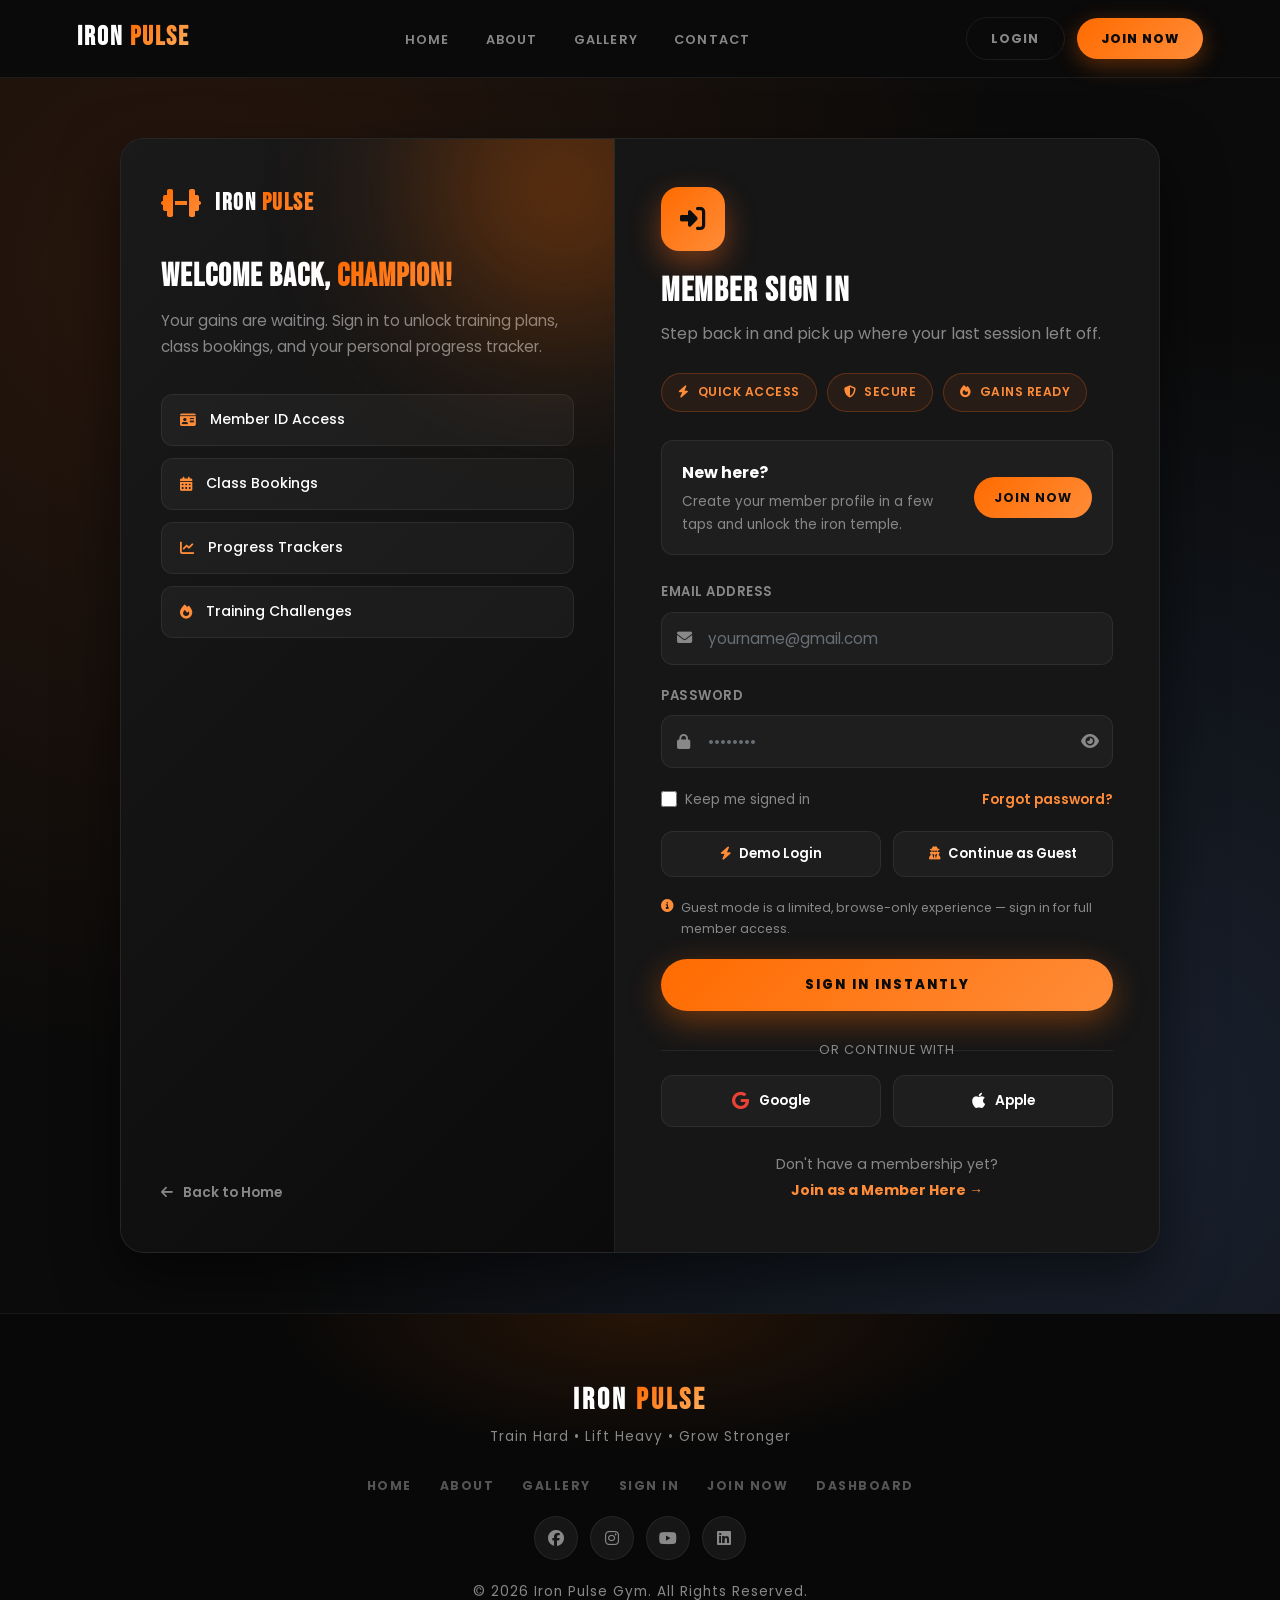
<file: Login.html>
<!DOCTYPE html>
<html lang="en">

<head>
    <meta charset="UTF-8">
    <meta name="viewport" content="width=device-width, initial-scale=1.0">
    <meta name="description" content="Iron Pulse Gym Member Portal - Sign in to access your training plans, class bookings, and progress tracking.">
    <title>Member Sign In | Iron Pulse Gym</title>

    <!-- Google Fonts -->
    <link rel="preconnect" href="https://fonts.googleapis.com">
    <link rel="preconnect" href="https://fonts.gstatic.com" crossorigin>
    <link href="https://fonts.googleapis.com/css2?family=Bebas+Neue&family=Poppins:wght@300;400;500;600;700;800&display=swap" rel="stylesheet">

    <!-- Font Awesome -->
    <link rel="stylesheet" href="https://cdnjs.cloudflare.com/ajax/libs/font-awesome/6.7.2/css/all.min.css">

    <!-- Shared CSS + auth CSS -->
    <link rel="stylesheet" href="css/main.css">
    <link rel="stylesheet" href="css/auth.css">
</head>

<body>

    <!-- ================= HEADER ================= -->
    <header>

        <div class="logo">
            <a href="index.html" aria-label="Iron Pulse Gym - Home">
                <h2>IRON <span>PULSE</span></h2>
            </a>
        </div>

        <button class="menu-toggle" type="button" aria-label="Open navigation menu" aria-expanded="false" aria-controls="primary-nav">
            <span aria-hidden="true"></span>
            <span aria-hidden="true"></span>
            <span aria-hidden="true"></span>
        </button>

        <nav id="primary-nav" aria-label="Primary navigation">
            <ul>
                <li><a href="index.html">Home</a></li>
                <li><a href="about.html">About</a></li>
                <li><a href="Gallary.html">Gallery</a></li>
                <li><a href="index.html#contact">Contact</a></li>
                <li class="mobile-join"><a href="Signup.html">Join Now</a></li>
            </ul>
        </nav>

        <div class="nav-actions" id="headerActions">
            <a href="Login.html" class="login-btn-outline">Login</a>
            <a href="Signup.html" class="join-btn">Join Now</a>
        </div>

    </header>

    <!-- ================= PAGE CONTENT ================= -->
    <div class="auth-page-wrapper">
        <div class="auth-split-card fade-in">

            <!-- Left Brand Panel -->
            <div class="auth-brand-panel">
                <div>
                    <div class="brand-logo">
                        <i class="fa-solid fa-dumbbell"></i>
                        <h2>IRON <span>PULSE</span></h2>
                    </div>

                    <h3 class="brand-panel-title">Welcome Back, <span>Champion!</span></h3>
                    <p class="brand-panel-subtitle">Your gains are waiting. Sign in to unlock training plans, class bookings, and your personal progress tracker.</p>

                    <div class="brand-perks">
                        <div class="brand-perk"><i class="fa-solid fa-id-card"></i> Member ID Access</div>
                        <div class="brand-perk"><i class="fa-solid fa-calendar-days"></i> Class Bookings</div>
                        <div class="brand-perk"><i class="fa-solid fa-chart-line"></i> Progress Trackers</div>
                        <div class="brand-perk"><i class="fa-solid fa-fire"></i> Training Challenges</div>
                    </div>
                </div>

                <a href="index.html" class="back-home-link">
                    <i class="fa-solid fa-arrow-left"></i> Back to Home
                </a>
            </div>

            <!-- Right Login Card -->
            <div class="auth-card-panel">
                <div class="auth-card-icon"><i class="fa-solid fa-right-to-bracket"></i></div>
                <h1 class="auth-card-title">Member Sign In</h1>
                <p class="auth-card-subtitle">Step back in and pick up where your last session left off.</p>

                <div class="access-highlights">
                    <span><i class="fa-solid fa-bolt"></i> Quick Access</span>
                    <span><i class="fa-solid fa-shield-halved"></i> Secure</span>
                    <span><i class="fa-solid fa-fire"></i> Gains Ready</span>
                </div>

                <div class="auth-switch-card">
                    <div>
                        <strong>New here?</strong>
                        <p>Create your member profile in a few taps and unlock the iron temple.</p>
                    </div>
                    <a href="Signup.html" class="auth-switch-btn">Join Now</a>
                </div>

                <!-- Just-Joined Welcome State -->
                <div class="just-joined-banner" id="justJoinedBanner">
                    <i class="fa-solid fa-circle-check"></i>
                    <span><strong>Membership created!</strong> Sign in below to activate your Iron Pulse access.</span>
                </div>

                <!-- Standalone Login Form -->
                <form id="standaloneLoginForm" class="auth-form" novalidate>
                    <div class="form-group">
                        <label for="loginEmail">Email Address</label>
                        <div class="input-wrapper">
                            <i class="fa-solid fa-envelope left-icon"></i>
                            <input type="email" id="loginEmail" placeholder="yourname@gmail.com">
                        </div>
                    </div>

                    <div class="form-group">
                        <label for="loginPassword">Password</label>
                        <div class="input-wrapper">
                            <i class="fa-solid fa-lock left-icon"></i>
                            <input type="password" id="loginPassword" placeholder="••••••••">
                            <button type="button" class="toggle-password" aria-label="Toggle password visibility">
                                <i class="fa-solid fa-eye"></i>
                            </button>
                        </div>
                    </div>

                    <div class="form-options">
                        <label>
                            <input type="checkbox" id="rememberMe"> Keep me signed in
                        </label>
                        <a href="#" onclick="showToast('Password reset instructions sent to your email.', 'fa-solid fa-envelope-circle-check'); return false;">Forgot password?</a>
                    </div>

                    <div class="quick-login-actions">
                        <button type="button" id="demoLoginBtn"><i class="fa-solid fa-bolt"></i> Demo Login</button>
                        <button type="button" id="guestLoginBtn"><i class="fa-solid fa-user-secret"></i> Continue as Guest</button>
                    </div>
                    <p class="guest-note"><i class="fa-solid fa-circle-info"></i> Guest mode is a limited, browse-only experience — sign in for full member access.</p>

                    <button type="submit" class="primary-btn" style="width: 100%;">Sign In Instantly</button>

                    <div class="social-auth">
                        <div class="social-auth-title">Or continue with</div>
                        <div class="social-btns">
                            <a href="#" class="social-btn" onclick="socialLogin('Google'); return false;">
                                <i class="fab fa-google" style="color:#ea4335;"></i> Google
                            </a>
                            <a href="#" class="social-btn" onclick="socialLogin('Apple'); return false;">
                                <i class="fab fa-apple"></i> Apple
                            </a>
                        </div>
                    </div>
                </form>

                <div class="switch-auth-link">
                    Don't have a membership yet?<br>
                    <a href="Signup.html">Join as a Member Here &rarr;</a>
                </div>
            </div>

        </div>
    </div>

    <!-- ================= FOOTER ================= -->
    <footer>
        <div class="footer-content">
            <h2>IRON <span>PULSE</span></h2>
            <p>Train Hard • Lift Heavy • Grow Stronger</p>
            <div class="footer-links">
                <a href="index.html">Home</a>
                <a href="about.html">About</a>
                <a href="Gallary.html">Gallery</a>
                <a href="Login.html">Sign In</a>
                <a href="Signup.html">Join Now</a>
                <a href="Member.html">Dashboard</a>
            </div>
            <div class="social">
                <a href="#" aria-label="Facebook"><i class="fab fa-facebook"></i></a>
                <a href="#" aria-label="Instagram"><i class="fab fa-instagram"></i></a>
                <a href="#" aria-label="YouTube"><i class="fab fa-youtube"></i></a>
                <a href="#" aria-label="LinkedIn"><i class="fab fa-linkedin"></i></a>
            </div>
            <p>© <span data-year>2026</span> Iron Pulse Gym. All Rights Reserved.</p>
        </div>
    </footer>

    <!-- Shared JS -->
    <script defer src="js/main.js"></script>
</body>

</html>
</file>
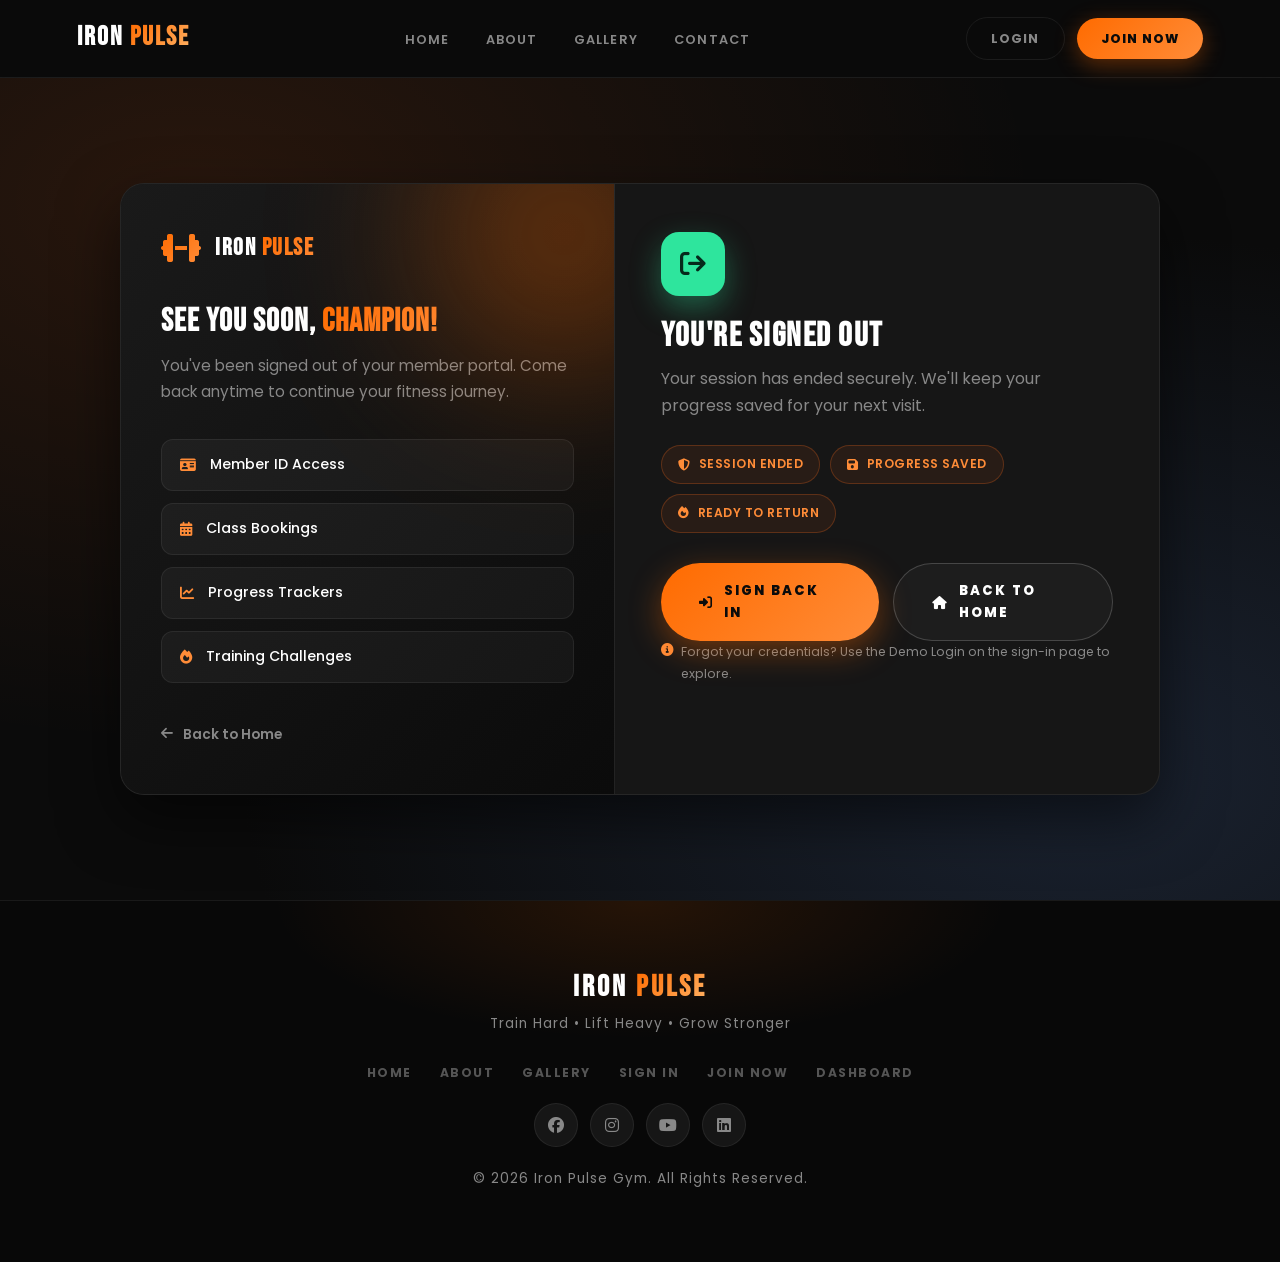
<file: Logout.html>
<!DOCTYPE html>
<html lang="en">

<head>
    <meta charset="UTF-8">
    <meta name="viewport" content="width=device-width, initial-scale=1.0">
    <meta name="description" content="Iron Pulse Gym - You have been signed out. Sign back in to continue your fitness journey.">
    <title>Signed Out | Iron Pulse Gym</title>

    <!-- Google Fonts -->
    <link rel="preconnect" href="https://fonts.googleapis.com">
    <link rel="preconnect" href="https://fonts.gstatic.com" crossorigin>
    <link href="https://fonts.googleapis.com/css2?family=Bebas+Neue&family=Poppins:wght@300;400;500;600;700;800&display=swap" rel="stylesheet">

    <!-- Font Awesome -->
    <link rel="stylesheet" href="https://cdnjs.cloudflare.com/ajax/libs/font-awesome/6.7.2/css/all.min.css">

    <!-- Shared CSS + auth CSS -->
    <link rel="stylesheet" href="css/main.css">
    <link rel="stylesheet" href="css/auth.css">
</head>

<body class="logout-page">

    <!-- ================= HEADER ================= -->
    <header>

        <div class="logo">
            <a href="index.html" aria-label="Iron Pulse Gym - Home">
                <h2>IRON <span>PULSE</span></h2>
            </a>
        </div>

        <button class="menu-toggle" type="button" aria-label="Open navigation menu" aria-expanded="false" aria-controls="primary-nav">
            <span aria-hidden="true"></span>
            <span aria-hidden="true"></span>
            <span aria-hidden="true"></span>
        </button>

        <nav id="primary-nav" aria-label="Primary navigation">
            <ul>
                <li><a href="index.html">Home</a></li>
                <li><a href="about.html">About</a></li>
                <li><a href="Gallary.html">Gallery</a></li>
                <li><a href="index.html#contact">Contact</a></li>
                <li class="mobile-join"><a href="Signup.html">Join Now</a></li>
            </ul>
        </nav>

        <div class="nav-actions" id="headerActions">
            <a href="Login.html" class="login-btn-outline">Login</a>
            <a href="Signup.html" class="join-btn">Join Now</a>
        </div>

    </header>

    <!-- ================= PAGE CONTENT ================= -->
    <div class="auth-page-wrapper">
        <div class="auth-split-card fade-in">

            <!-- Left Brand Panel -->
            <div class="auth-brand-panel">
                <div>
                    <div class="brand-logo">
                        <i class="fa-solid fa-dumbbell"></i>
                        <h2>IRON <span>PULSE</span></h2>
                    </div>

                    <h3 class="brand-panel-title">See You Soon, <span>Champion!</span></h3>
                    <p class="brand-panel-subtitle">You've been signed out of your member portal. Come back anytime to continue your fitness journey.</p>

                    <div class="brand-perks">
                        <div class="brand-perk"><i class="fa-solid fa-id-card"></i> Member ID Access</div>
                        <div class="brand-perk"><i class="fa-solid fa-calendar-days"></i> Class Bookings</div>
                        <div class="brand-perk"><i class="fa-solid fa-chart-line"></i> Progress Trackers</div>
                        <div class="brand-perk"><i class="fa-solid fa-fire"></i> Training Challenges</div>
                    </div>
                </div>

                <a href="index.html" class="back-home-link">
                    <i class="fa-solid fa-arrow-left"></i> Back to Home
                </a>
            </div>

            <!-- Right Logout Card -->
            <div class="auth-card-panel">
                <div class="auth-card-icon success"><i class="fa-solid fa-arrow-right-from-bracket"></i></div>
                <h1 class="auth-card-title">You're Signed Out</h1>
                <p class="auth-card-subtitle">Your session has ended securely. We'll keep your progress saved for your next visit.</p>

                <div class="access-highlights">
                    <span><i class="fa-solid fa-shield-halved"></i> Session Ended</span>
                    <span><i class="fa-solid fa-floppy-disk"></i> Progress Saved</span>
                    <span><i class="fa-solid fa-fire"></i> Ready to Return</span>
                </div>

                <div class="logout-actions">
                    <a href="Login.html" class="primary-btn">
                        <i class="fa-solid fa-right-to-bracket"></i> Sign Back In
                    </a>
                    <a href="index.html" class="secondary-btn">
                        <i class="fa-solid fa-house"></i> Back to Home
                    </a>
                </div>

                <p class="guest-note"><i class="fa-solid fa-circle-info"></i> Forgot your credentials? Use the Demo Login on the sign-in page to explore.</p>
            </div>

        </div>
    </div>

    <!-- ================= FOOTER ================= -->
    <footer>
        <div class="footer-content">
            <h2>IRON <span>PULSE</span></h2>
            <p>Train Hard • Lift Heavy • Grow Stronger</p>
            <div class="footer-links">
                <a href="index.html">Home</a>
                <a href="about.html">About</a>
                <a href="Gallary.html">Gallery</a>
                <a href="Login.html">Sign In</a>
                <a href="Signup.html">Join Now</a>
                <a href="Member.html">Dashboard</a>
            </div>
            <div class="social">
                <a href="#" aria-label="Facebook"><i class="fab fa-facebook"></i></a>
                <a href="#" aria-label="Instagram"><i class="fab fa-instagram"></i></a>
                <a href="#" aria-label="YouTube"><i class="fab fa-youtube"></i></a>
                <a href="#" aria-label="LinkedIn"><i class="fab fa-linkedin"></i></a>
            </div>
            <p>© <span data-year>2026</span> Iron Pulse Gym. All Rights Reserved.</p>
        </div>
    </footer>

    <!-- Shared JS -->
    <script defer src="js/main.js"></script>
</body>

</html>
</file>
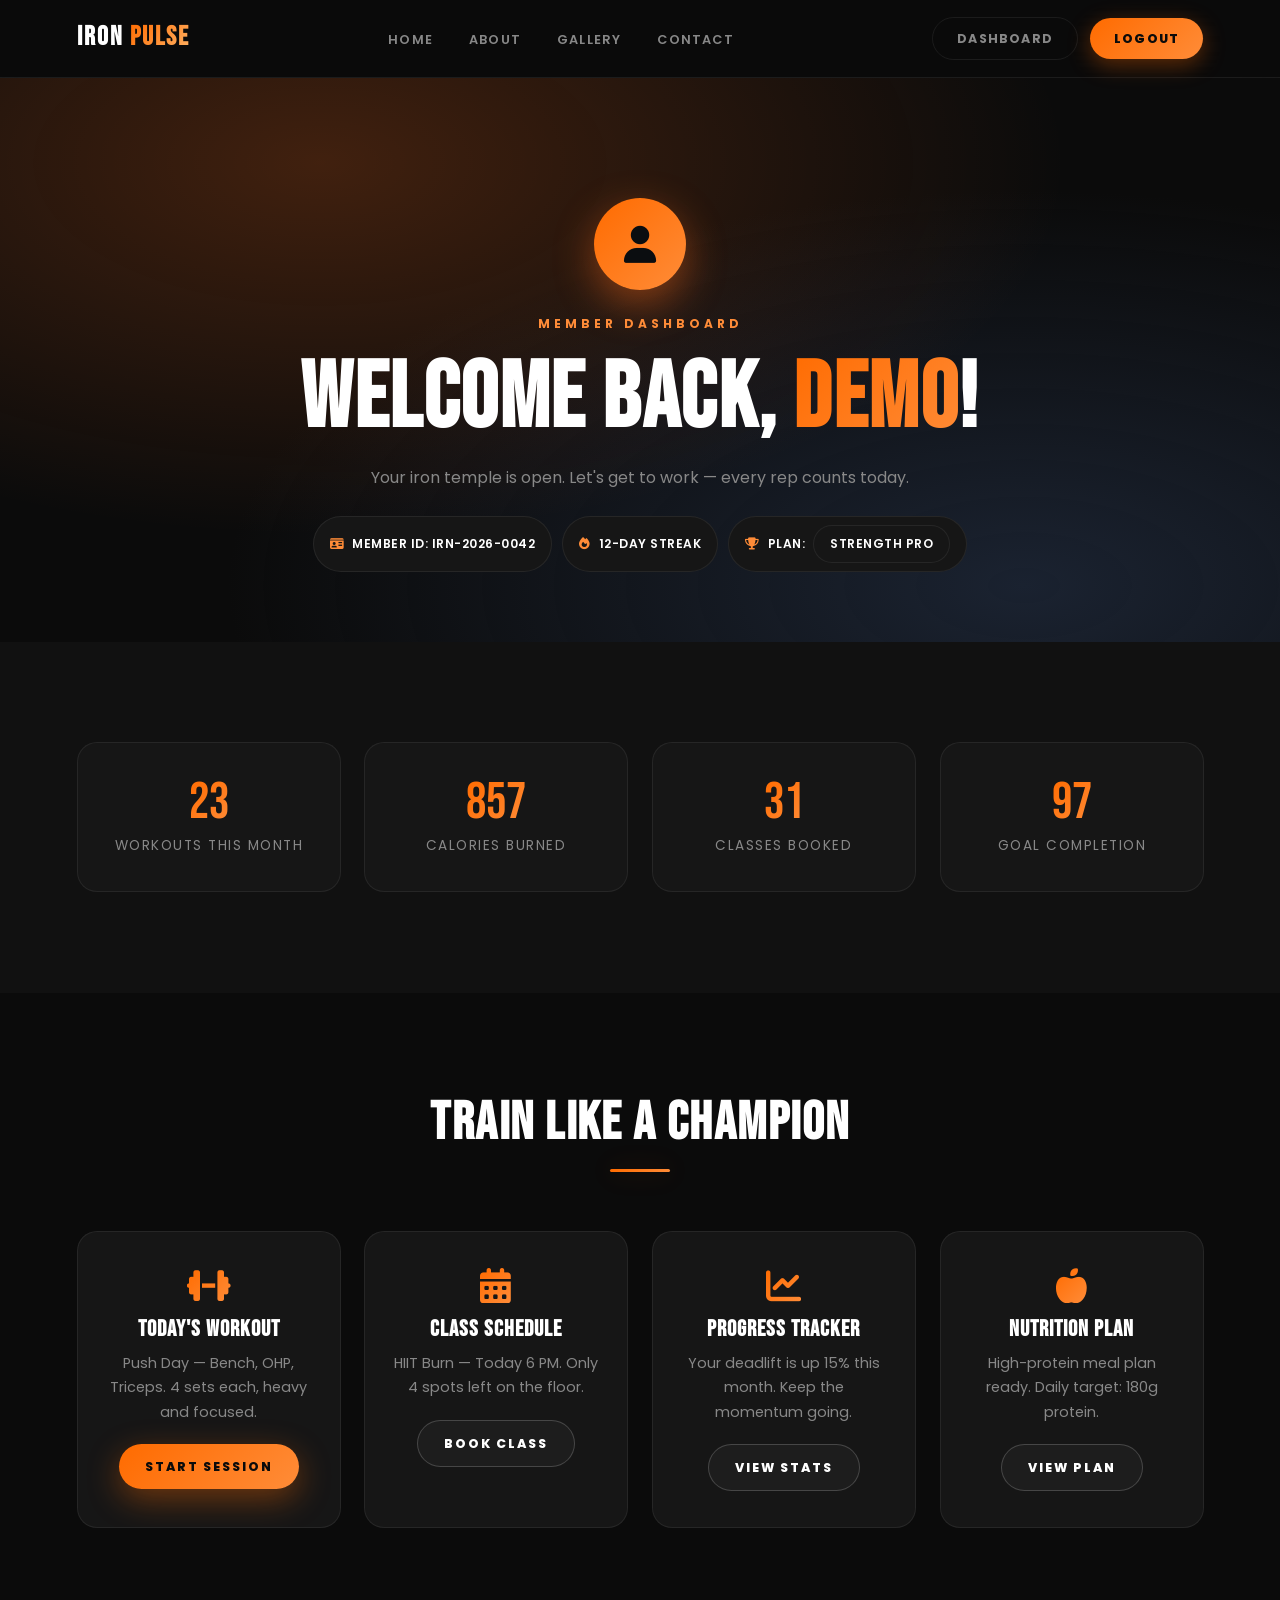
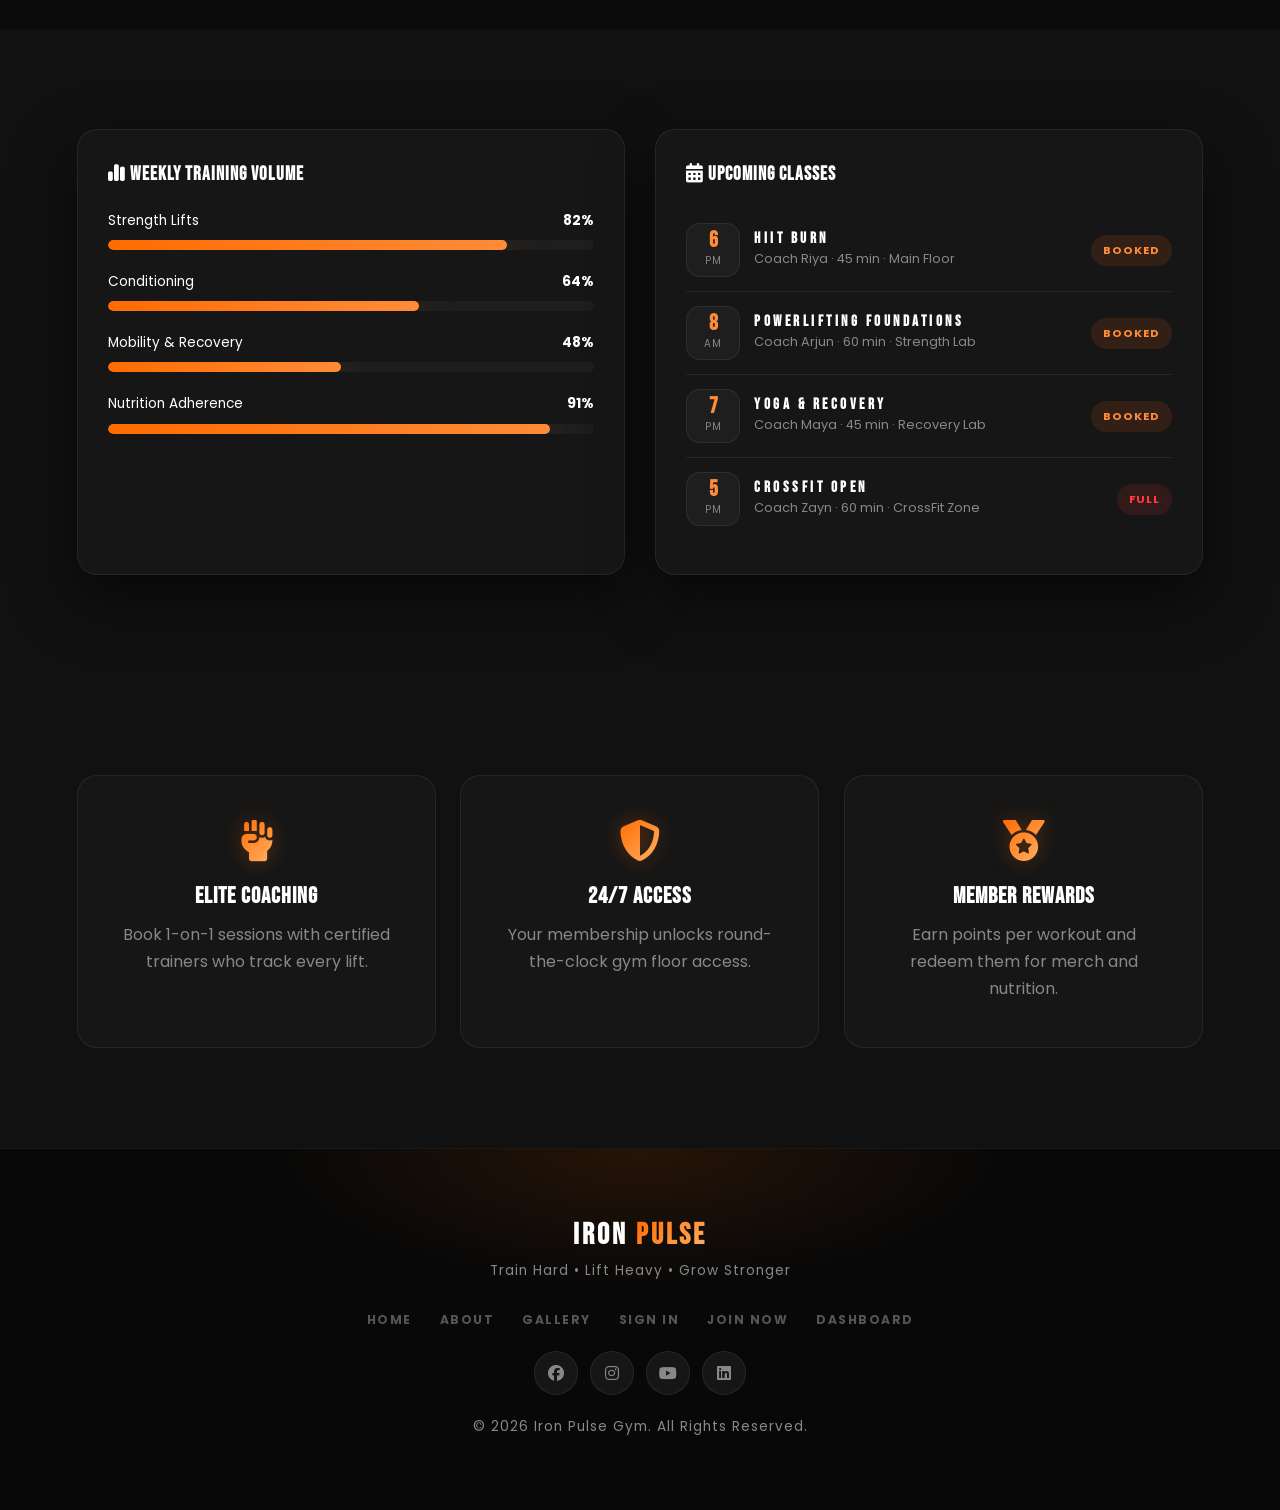
<file: Member.html>
<!DOCTYPE html>
<html lang="en">

<head>
    <meta charset="UTF-8">
    <meta name="viewport" content="width=device-width, initial-scale=1.0">
    <meta name="description" content="Iron Pulse Gym Member Dashboard - Your workouts, class bookings, progress tracker, and nutrition plan in one place.">
    <title>Member Dashboard | Iron Pulse Gym</title>

    <!-- Google Fonts -->
    <link rel="preconnect" href="https://fonts.googleapis.com">
    <link rel="preconnect" href="https://fonts.gstatic.com" crossorigin>
    <link href="https://fonts.googleapis.com/css2?family=Bebas+Neue&family=Poppins:wght@300;400;500;600;700;800&display=swap" rel="stylesheet">

    <!-- Font Awesome -->
    <link rel="stylesheet" href="https://cdnjs.cloudflare.com/ajax/libs/font-awesome/6.7.2/css/all.min.css">

    <!-- Shared CSS + member CSS -->
    <link rel="stylesheet" href="css/main.css">
    <link rel="stylesheet" href="css/member.css">
</head>

<body class="member-page">

    <!-- ================= HEADER ================= -->
    <header>

        <div class="logo">
            <a href="index.html" aria-label="Iron Pulse Gym - Home">
                <h2>IRON <span>PULSE</span></h2>
            </a>
        </div>

        <button class="menu-toggle" type="button" aria-label="Open navigation menu" aria-expanded="false" aria-controls="primary-nav">
            <span aria-hidden="true"></span>
            <span aria-hidden="true"></span>
            <span aria-hidden="true"></span>
        </button>

        <nav id="primary-nav" aria-label="Primary navigation">
            <ul>
                <li><a href="index.html">Home</a></li>
                <li><a href="about.html">About</a></li>
                <li><a href="Gallary.html">Gallery</a></li>
                <li><a href="index.html#contact">Contact</a></li>
                <li class="mobile-join"><a href="Member.html" class="active">Dashboard</a></li>
            </ul>
        </nav>

        <div class="nav-actions" id="headerActions">
            <a href="Member.html" class="login-btn-outline">Dashboard</a>
            <a href="#" class="join-btn" onclick="logoutMember(); return false;">Logout</a>
        </div>

    </header>

    <!-- ================= WELCOME BANNER ================= -->
    <section class="member-banner">
        <div class="overlay"></div>
        <div class="member-banner-content">
            <div class="member-avatar"><i class="fa-solid fa-user"></i></div>
            <p class="eyebrow">Member Dashboard</p>
            <h1>WELCOME BACK, <span id="memberName">CHAMPION</span>!</h1>
            <p>Your iron temple is open. Let's get to work — every rep counts today.</p>
            <div class="member-badges">
                <span><i class="fa-solid fa-id-card"></i> Member ID: IRN-2026-0042</span>
                <span><i class="fa-solid fa-fire"></i> 12-Day Streak</span>
                <span><i class="fa-solid fa-trophy"></i> Plan: <span id="memberPlan">Strength Pro</span></span>
            </div>
        </div>
    </section>

    <!-- ================= MEMBER STATS ================= -->
    <section class="member-stats">
        <div class="member-stat reveal">
            <span class="stat-number" data-target="24">0</span>
            <p>Workouts This Month</p>
        </div>
        <div class="member-stat reveal reveal-delay-1">
            <span class="stat-number" data-target="860">0</span>
            <p>Calories Burned</p>
        </div>
        <div class="member-stat reveal reveal-delay-2">
            <span class="stat-number" data-target="32">0</span>
            <p>Classes Booked</p>
        </div>
        <div class="member-stat reveal reveal-delay-3">
            <span class="stat-number" data-target="98">0</span>
            <p>Goal Completion</p>
        </div>
    </section>

    <!-- ================= QUICK ACTIONS ================= -->
    <section class="member-quick">
        <h2 class="section-title reveal">Train Like A Champion</h2>
        <div class="member-grid">
            <div class="member-card reveal">
                <i class="fa-solid fa-dumbbell"></i>
                <h3>Today's Workout</h3>
                <p>Push Day — Bench, OHP, Triceps. 4 sets each, heavy and focused.</p>
                <a href="#" class="primary-btn" onclick="showToast('Workout started. Crush it!', 'fa-solid fa-fire'); return false;">Start Session</a>
            </div>
            <div class="member-card reveal reveal-delay-1">
                <i class="fa-solid fa-calendar-days"></i>
                <h3>Class Schedule</h3>
                <p>HIIT Burn — Today 6 PM. Only 4 spots left on the floor.</p>
                <a href="#" class="secondary-btn" onclick="showToast('Class booked! See you on the floor.', 'fa-solid fa-check'); return false;">Book Class</a>
            </div>
            <div class="member-card reveal reveal-delay-2">
                <i class="fa-solid fa-chart-line"></i>
                <h3>Progress Tracker</h3>
                <p>Your deadlift is up 15% this month. Keep the momentum going.</p>
                <a href="#" class="secondary-btn" onclick="showToast('Progress loaded. Strong work!', 'fa-solid fa-chart-line'); return false;">View Stats</a>
            </div>
            <div class="member-card reveal reveal-delay-3">
                <i class="fa-solid fa-apple-whole"></i>
                <h3>Nutrition Plan</h3>
                <p>High-protein meal plan ready. Daily target: 180g protein.</p>
                <a href="#" class="secondary-btn" onclick="showToast('Meal plan sent to your email.', 'fa-solid fa-envelope'); return false;">View Plan</a>
            </div>
        </div>
    </section>

    <!-- ================= PROGRESS & SCHEDULE ================= -->
    <section class="member-progress">
        <div class="progress-card reveal">
            <h3><i class="fa-solid fa-chart-simple"></i> Weekly Training Volume</h3>
            <div class="progress-row">
                <div class="progress-top"><span>Strength Lifts</span><strong>82%</strong></div>
                <div class="progress-track"><div class="progress-fill" data-width="82"></div></div>
            </div>
            <div class="progress-row">
                <div class="progress-top"><span>Conditioning</span><strong>64%</strong></div>
                <div class="progress-track"><div class="progress-fill" data-width="64"></div></div>
            </div>
            <div class="progress-row">
                <div class="progress-top"><span>Mobility &amp; Recovery</span><strong>48%</strong></div>
                <div class="progress-track"><div class="progress-fill" data-width="48"></div></div>
            </div>
            <div class="progress-row">
                <div class="progress-top"><span>Nutrition Adherence</span><strong>91%</strong></div>
                <div class="progress-track"><div class="progress-fill" data-width="91"></div></div>
            </div>
        </div>

        <div class="progress-card reveal reveal-delay-1">
            <h3><i class="fa-solid fa-calendar-days"></i> Upcoming Classes</h3>
            <div class="class-item">
                <div class="class-day"><strong>6</strong><span>PM</span></div>
                <div class="class-info">
                    <h4>HIIT Burn</h4>
                    <p>Coach Riya · 45 min · Main Floor</p>
                </div>
                <span class="class-status">Booked</span>
            </div>
            <div class="class-item">
                <div class="class-day"><strong>8</strong><span>AM</span></div>
                <div class="class-info">
                    <h4>Powerlifting Foundations</h4>
                    <p>Coach Arjun · 60 min · Strength Lab</p>
                </div>
                <span class="class-status">Booked</span>
            </div>
            <div class="class-item">
                <div class="class-day"><strong>7</strong><span>PM</span></div>
                <div class="class-info">
                    <h4>Yoga &amp; Recovery</h4>
                    <p>Coach Maya · 45 min · Recovery Lab</p>
                </div>
                <span class="class-status">Booked</span>
            </div>
            <div class="class-item">
                <div class="class-day"><strong>5</strong><span>PM</span></div>
                <div class="class-info">
                    <h4>CrossFit Open</h4>
                    <p>Coach Zayn · 60 min · CrossFit Zone</p>
                </div>
                <span class="class-status full">Full</span>
            </div>
        </div>
    </section>

    <!-- ================= MEMBER PERKS ================= -->
    <section class="features">
        <div class="feature-box reveal">
            <i class="fa-solid fa-hand-fist"></i>
            <h3>Elite Coaching</h3>
            <p>Book 1-on-1 sessions with certified trainers who track every lift.</p>
        </div>
        <div class="feature-box reveal reveal-delay-1">
            <i class="fa-solid fa-shield-halved"></i>
            <h3>24/7 Access</h3>
            <p>Your membership unlocks round-the-clock gym floor access.</p>
        </div>
        <div class="feature-box reveal reveal-delay-2">
            <i class="fa-solid fa-medal"></i>
            <h3>Member Rewards</h3>
            <p>Earn points per workout and redeem them for merch and nutrition.</p>
        </div>
    </section>

    <!-- ================= FOOTER ================= -->
    <footer>
        <div class="footer-content">
            <h2>IRON <span>PULSE</span></h2>
            <p>Train Hard • Lift Heavy • Grow Stronger</p>
            <div class="footer-links">
                <a href="index.html">Home</a>
                <a href="about.html">About</a>
                <a href="Gallary.html">Gallery</a>
                <a href="Login.html">Sign In</a>
                <a href="Signup.html">Join Now</a>
                <a href="Member.html">Dashboard</a>
            </div>
            <div class="social">
                <a href="#" aria-label="Facebook"><i class="fab fa-facebook"></i></a>
                <a href="#" aria-label="Instagram"><i class="fab fa-instagram"></i></a>
                <a href="#" aria-label="YouTube"><i class="fab fa-youtube"></i></a>
                <a href="#" aria-label="LinkedIn"><i class="fab fa-linkedin"></i></a>
            </div>
            <p>© <span data-year>2026</span> Iron Pulse Gym. All Rights Reserved.</p>
        </div>
    </footer>

    <!-- Shared JS -->
    <script defer src="js/main.js"></script>
</body>

</html>
</file>
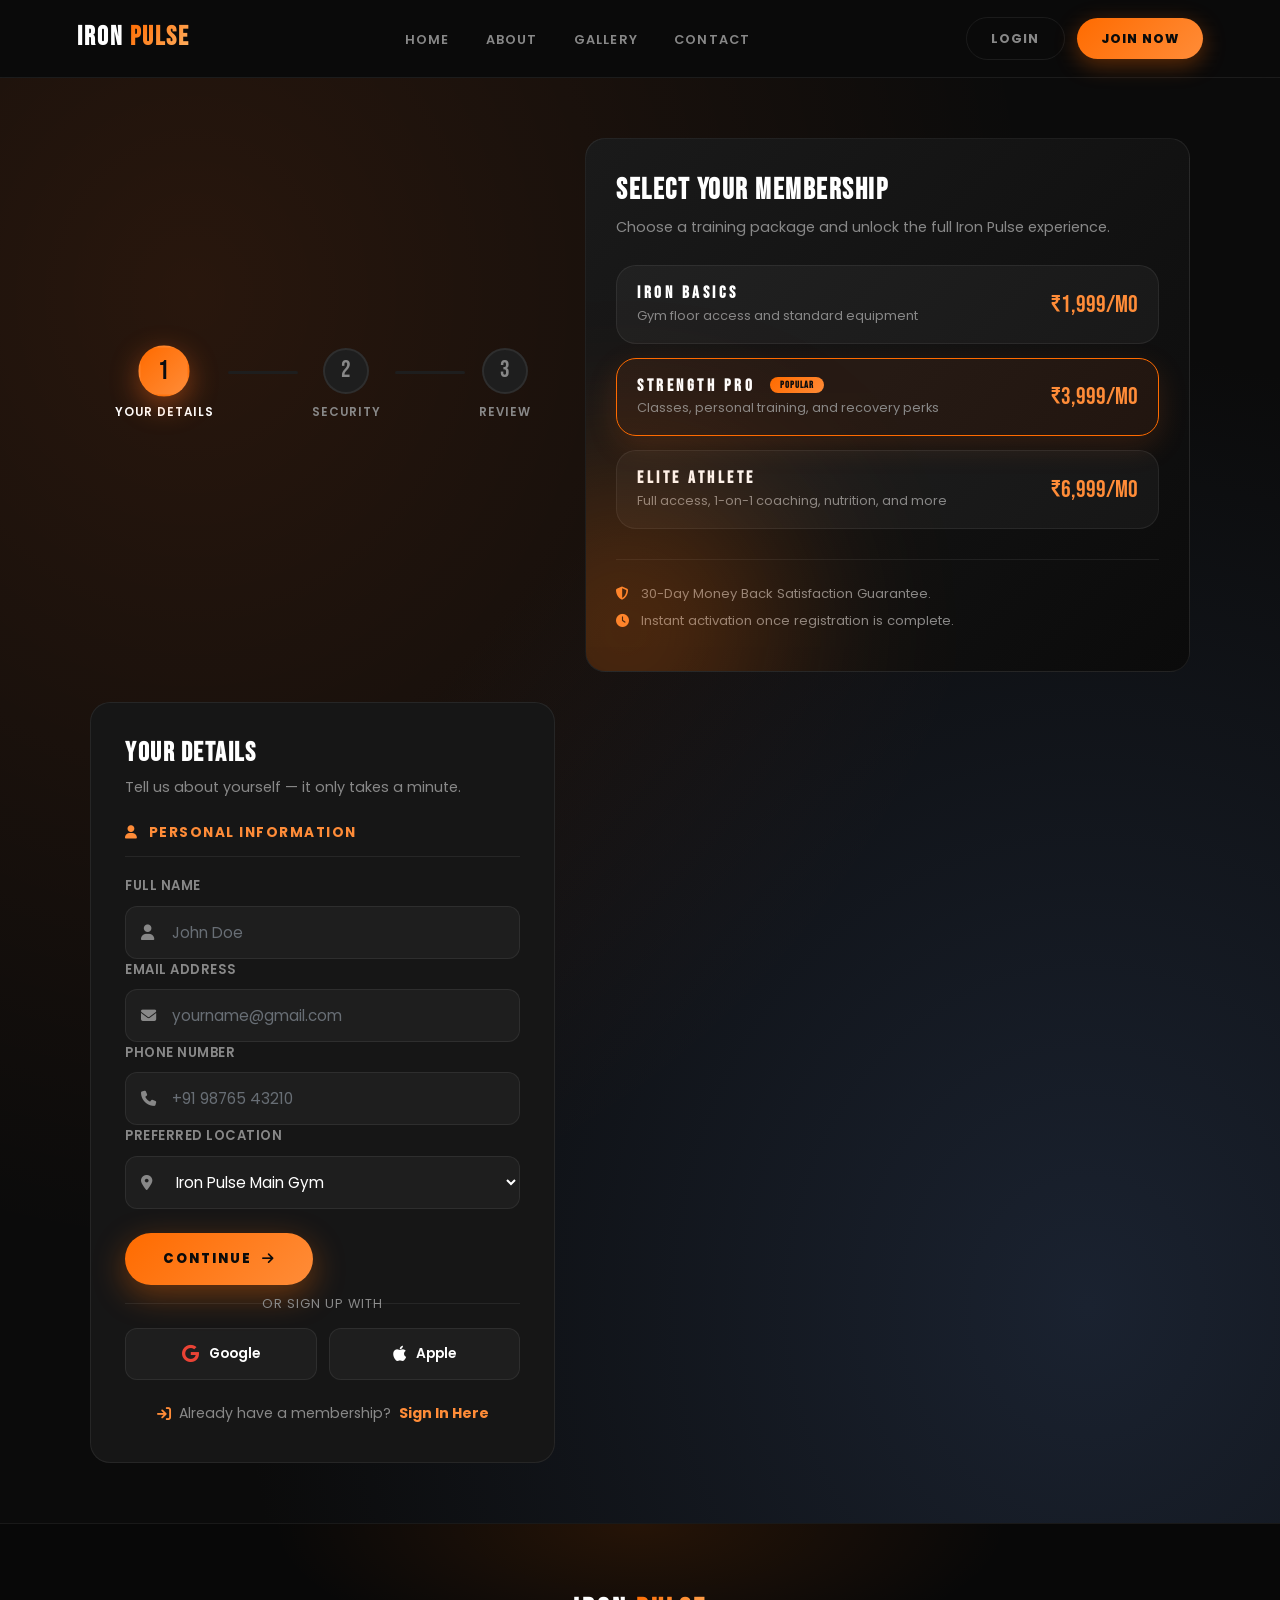
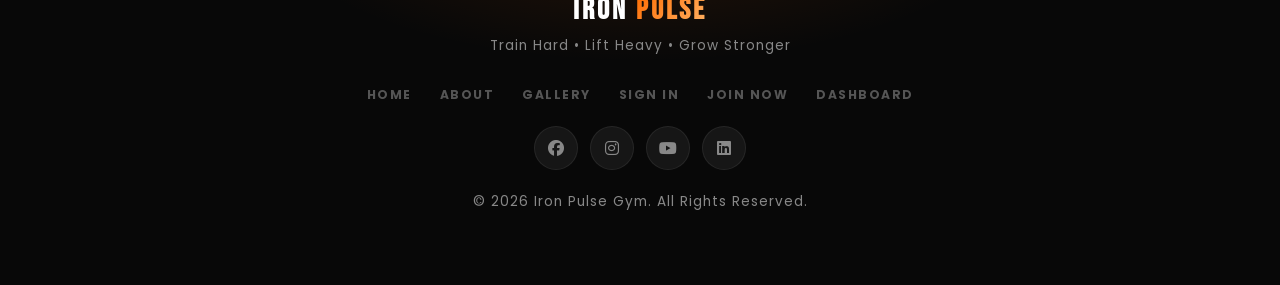
<file: Signup.html>
<!DOCTYPE html>
<html lang="en">

<head>
    <meta charset="UTF-8">
    <meta name="viewport" content="width=device-width, initial-scale=1.0">
    <meta name="description" content="Join Iron Pulse Gym - Enroll for gym membership, personal training, and premium fitness programs online.">
    <title>Membership Enrollment | Iron Pulse Gym</title>

    <!-- Google Fonts -->
    <link rel="preconnect" href="https://fonts.googleapis.com">
    <link rel="preconnect" href="https://fonts.gstatic.com" crossorigin>
    <link href="https://fonts.googleapis.com/css2?family=Bebas+Neue&family=Poppins:wght@300;400;500;600;700;800&display=swap" rel="stylesheet">

    <!-- Font Awesome -->
    <link rel="stylesheet" href="https://cdnjs.cloudflare.com/ajax/libs/font-awesome/6.7.2/css/all.min.css">

    <!-- Shared CSS + auth CSS -->
    <link rel="stylesheet" href="css/main.css">
    <link rel="stylesheet" href="css/auth.css">
</head>

<body>

    <!-- ================= HEADER ================= -->
    <header>

        <div class="logo">
            <a href="index.html" aria-label="Iron Pulse Gym - Home">
                <h2>IRON <span>PULSE</span></h2>
            </a>
        </div>

        <button class="menu-toggle" type="button" aria-label="Open navigation menu" aria-expanded="false" aria-controls="primary-nav">
            <span aria-hidden="true"></span>
            <span aria-hidden="true"></span>
            <span aria-hidden="true"></span>
        </button>

        <nav id="primary-nav" aria-label="Primary navigation">
            <ul>
                <li><a href="index.html">Home</a></li>
                <li><a href="about.html">About</a></li>
                <li><a href="Gallary.html">Gallery</a></li>
                <li><a href="index.html#contact">Contact</a></li>
                <li class="mobile-join"><a href="Signup.html" class="active">Join Now</a></li>
            </ul>
        </nav>

        <div class="nav-actions" id="headerActions">
            <a href="Login.html" class="login-btn-outline">Login</a>
            <a href="Signup.html" class="join-btn">Join Now</a>
        </div>

    </header>

    <!-- ================= PAGE CONTENT ================= -->
    <div class="signup-page-wrapper">
        <div class="signup-container fade-in">

            <!-- Step Progress Indicator -->
            <div class="step-progress" aria-label="Registration progress">
                <div class="step-item active" data-step="1">
                    <div class="step-badge">1</div>
                    <span class="step-label">Your Details</span>
                </div>
                <div class="step-connector" id="connector1"></div>
                <div class="step-item" data-step="2">
                    <div class="step-badge">2</div>
                    <span class="step-label">Security</span>
                </div>
                <div class="step-connector" id="connector2"></div>
                <div class="step-item" data-step="3">
                    <div class="step-badge">3</div>
                    <span class="step-label">Review</span>
                </div>
            </div>

            <!-- Left Summary Panel -->
            <div class="signup-summary-panel">
                <div>
                    <div class="signup-summary-header">
                        <h2>Select Your Membership</h2>
                        <p>Choose a training package and unlock the full Iron Pulse experience.</p>
                    </div>

                    <div class="plan-select-pills">
                        <button type="button" class="plan-pill-option" data-plan="Iron Basics" data-price="₹1,999/mo" onclick="selectPlanPill(this)">
                            <div class="plan-pill-info">
                                <h4>Iron Basics</h4>
                                <p>Gym floor access and standard equipment</p>
                            </div>
                            <div class="plan-pill-price">₹1,999/mo</div>
                        </button>

                        <button type="button" class="plan-pill-option active" data-plan="Strength Pro" data-price="₹3,999/mo" onclick="selectPlanPill(this)">
                            <div class="plan-pill-info">
                                <h4>Strength Pro <span class="popular-tag">POPULAR</span></h4>
                                <p>Classes, personal training, and recovery perks</p>
                            </div>
                            <div class="plan-pill-price">₹3,999/mo</div>
                        </button>

                        <button type="button" class="plan-pill-option" data-plan="Elite Athlete" data-price="₹6,999/mo" onclick="selectPlanPill(this)">
                            <div class="plan-pill-info">
                                <h4>Elite Athlete</h4>
                                <p>Full access, 1-on-1 coaching, nutrition, and more</p>
                            </div>
                            <div class="plan-pill-price">₹6,999/mo</div>
                        </button>
                    </div>
                </div>

                <div class="summary-note">
                    <i class="fa-solid fa-shield-halved"></i> 30-Day Money Back Satisfaction Guarantee.<br>
                    <i class="fa-solid fa-clock"></i> Instant activation once registration is complete.
                </div>
            </div>

            <!-- Right Registration Form Panel -->
            <form id="standaloneSignupForm" class="signup-form-panel" novalidate>

                <!-- Step 1: Your Details -->
                <div class="form-step active" data-step="1">
                    <div class="signup-form-header">
                        <h2>Your Details</h2>
                        <p>Tell us about yourself — it only takes a minute.</p>
                    </div>

                    <div class="step-title"><i class="fa-solid fa-user"></i> Personal Information</div>

                    <div class="form-group">
                        <label for="regName">Full Name</label>
                        <div class="input-wrapper">
                            <i class="fa-solid fa-user left-icon"></i>
                            <input type="text" id="regName" placeholder="John Doe">
                        </div>
                        <span class="field-error" id="regNameError"><i class="fa-solid fa-circle-exclamation"></i> Please enter your full name.</span>
                    </div>

                    <div class="form-group">
                        <label for="regEmail">Email Address</label>
                        <div class="input-wrapper">
                            <i class="fa-solid fa-envelope left-icon"></i>
                            <input type="email" id="regEmail" placeholder="yourname@gmail.com">
                        </div>
                        <span class="field-error" id="regEmailError"><i class="fa-solid fa-circle-exclamation"></i> Please enter a valid email address.</span>
                    </div>

                    <div class="form-group">
                        <label for="regPhone">Phone Number</label>
                        <div class="input-wrapper">
                            <i class="fa-solid fa-phone left-icon"></i>
                            <input type="tel" id="regPhone" placeholder="+91 98765 43210">
                        </div>
                        <span class="field-error" id="regPhoneError"><i class="fa-solid fa-circle-exclamation"></i> Please enter a valid phone number.</span>
                    </div>

                    <div class="form-group">
                        <label for="regBranch">Preferred Location</label>
                        <div class="input-wrapper">
                            <i class="fa-solid fa-location-dot left-icon"></i>
                            <select id="regBranch">
                                <option value="Iron Pulse Main Gym">Iron Pulse Main Gym</option>
                                <option value="Iron Pulse Strength Lab">Iron Pulse Strength Lab</option>
                                <option value="Iron Pulse CrossFit Zone">Iron Pulse CrossFit Zone</option>
                            </select>
                        </div>
                    </div>

                    <div class="form-nav-buttons">
                        <button type="button" class="primary-btn" onclick="nextStep()">Continue <i class="fa-solid fa-arrow-right"></i></button>
                    </div>
                </div>

                <!-- Step 2: Security -->
                <div class="form-step" data-step="2">
                    <div class="signup-form-header">
                        <h2>Secure Your Account</h2>
                        <p>Create a strong password to protect your member profile.</p>
                    </div>

                    <div class="step-title"><i class="fa-solid fa-lock"></i> Account Security</div>

                    <div class="form-group">
                        <label for="regPassword">Account Password</label>
                        <div class="input-wrapper">
                            <i class="fa-solid fa-lock left-icon"></i>
                            <input type="password" id="regPassword" placeholder="Minimum 8 characters">
                            <button type="button" class="toggle-password" aria-label="Toggle password visibility">
                                <i class="fa-solid fa-eye"></i>
                            </button>
                        </div>
                        <div class="password-strength">
                            <div class="strength-bar"><div class="strength-fill" id="strengthFill"></div></div>
                            <span class="strength-label" id="strengthLabel">Password strength: <strong id="strengthText">Too weak</strong></span>
                        </div>
                        <span class="field-error" id="regPasswordError"><i class="fa-solid fa-circle-exclamation"></i> Password must be at least 8 characters.</span>
                    </div>

                    <div class="form-group">
                        <label for="regConfirmPassword">Confirm Password</label>
                        <div class="input-wrapper">
                            <i class="fa-solid fa-lock left-icon"></i>
                            <input type="password" id="regConfirmPassword" placeholder="Re-enter your password">
                            <button type="button" class="toggle-password" aria-label="Toggle password visibility">
                                <i class="fa-solid fa-eye"></i>
                            </button>
                        </div>
                        <span class="field-error" id="regConfirmPasswordError"><i class="fa-solid fa-circle-exclamation"></i> Passwords do not match.</span>
                    </div>

                    <div class="form-nav-buttons">
                        <button type="button" class="back-btn" onclick="prevStep()"><i class="fa-solid fa-arrow-left"></i> Back</button>
                        <button type="button" class="primary-btn" onclick="nextStep()">Continue <i class="fa-solid fa-arrow-right"></i></button>
                    </div>
                </div>

                <!-- Step 3: Review & Complete -->
                <div class="form-step" data-step="3">
                    <div class="signup-form-header">
                        <h2>Review &amp; Complete</h2>
                        <p>Check your details before activating your membership.</p>
                    </div>

                    <div class="step-title"><i class="fa-solid fa-clipboard-check"></i> Enrollment Summary</div>

                    <div class="review-card" id="reviewCard">
                        <div class="review-row">
                            <span><i class="fa-solid fa-user"></i> Name</span>
                            <strong id="reviewName">—</strong>
                        </div>
                        <div class="review-row">
                            <span><i class="fa-solid fa-envelope"></i> Email</span>
                            <strong id="reviewEmail">—</strong>
                        </div>
                        <div class="review-row">
                            <span><i class="fa-solid fa-phone"></i> Phone</span>
                            <strong id="reviewPhone">—</strong>
                        </div>
                        <div class="review-row">
                            <span><i class="fa-solid fa-location-dot"></i> Location</span>
                            <strong id="reviewBranch">—</strong>
                        </div>
                        <div class="review-row">
                            <span><i class="fa-solid fa-crown"></i> Plan</span>
                            <strong id="reviewPlan" style="color: var(--primary);">—</strong>
                        </div>
                    </div>

                    <div class="form-options">
                        <label style="display:flex; align-items:center; gap:8px; cursor:pointer; font-size:13px; color:var(--text-muted);">
                            <input type="checkbox" id="termsCheck" checked> I agree to the <a href="#" style="color:var(--primary);">Terms &amp; Conditions</a>
                        </label>
                    </div>

                    <button type="submit" class="primary-btn" style="width: 100%; margin-top: 4px;">
                        <i class="fa-solid fa-check"></i> Complete Enrollment
                    </button>

                    <div class="form-nav-buttons" style="margin-top: 10px;">
                        <button type="button" class="back-btn" onclick="prevStep()"><i class="fa-solid fa-arrow-left"></i> Back</button>
                    </div>
                </div>

                <!-- Social Sign Up -->
                <div class="social-auth">
                    <div class="social-auth-title">Or sign up with</div>
                    <div class="social-btns">
                        <a href="#" class="social-btn" onclick="socialSignup('Google'); return false;">
                            <i class="fab fa-google" style="color:#ea4335;"></i> Google
                        </a>
                        <a href="#" class="social-btn" onclick="socialSignup('Apple'); return false;">
                            <i class="fab fa-apple"></i> Apple
                        </a>
                    </div>
                </div>

                <div class="signin-link">
                    <i class="fa-solid fa-arrow-right-to-bracket"></i>
                    Already have a membership? <a href="Login.html">Sign In Here</a>
                </div>
            </form>

        </div>
    </div>

    <!-- ================= FOOTER ================= -->
    <footer>
        <div class="footer-content">
            <h2>IRON <span>PULSE</span></h2>
            <p>Train Hard • Lift Heavy • Grow Stronger</p>
            <div class="footer-links">
                <a href="index.html">Home</a>
                <a href="about.html">About</a>
                <a href="Gallary.html">Gallery</a>
                <a href="Login.html">Sign In</a>
                <a href="Signup.html">Join Now</a>
                <a href="Member.html">Dashboard</a>
            </div>
            <div class="social">
                <a href="#" aria-label="Facebook"><i class="fab fa-facebook"></i></a>
                <a href="#" aria-label="Instagram"><i class="fab fa-instagram"></i></a>
                <a href="#" aria-label="YouTube"><i class="fab fa-youtube"></i></a>
                <a href="#" aria-label="LinkedIn"><i class="fab fa-linkedin"></i></a>
            </div>
            <p>© <span data-year>2026</span> Iron Pulse Gym. All Rights Reserved.</p>
        </div>
    </footer>

    <!-- Shared JS -->
    <script defer src="js/main.js"></script>
</body>

</html>
</file>
<file: css/main.css>
/* =========================================================
   IRON PULSE GYM — main.css  |  Premium Dark Luxury Theme
   ========================================================= */

/* =========================================================
   DESIGN TOKENS
   ========================================================= */
:root {
  /* Palette */
  --bg:            #0B0B0B;
  --bg-alt:        #111111;
  --surface:       #161616;
  --surface-2:     #1E1E1E;
  --surface-3:     #242424;
  --primary:       #FF6B00;
  --primary-2:     #FF8C38;
  --primary-dark:  #CC5500;
  --accent:        #FFD166;
  --danger:        #FF3B3B;
  --success:       #2EE59D;
  --text:          #FFFFFF;
  --text-muted:    #888888;
  --text-subtle:   #555555;
  --border:        rgba(255,255,255,0.07);
  --border-hover:  rgba(255,107,0,0.4);
  --glass:         rgba(255,255,255,0.04);
  --glass-hover:   rgba(255,255,255,0.07);

  /* Effects */
  --header-h:      78px;
  --radius:        20px;
  --radius-sm:     12px;
  --radius-xs:     8px;
  --shadow:        0 24px 60px rgba(0,0,0,0.55);
  --shadow-sm:     0 8px 24px rgba(0,0,0,0.35);
  --shadow-glow:   0 0 50px rgba(255,107,0,0.4);
  --shadow-glow-sm:0 0 25px rgba(255,107,0,0.25);
  --grad:          linear-gradient(135deg, #FF6B00 0%, #FF8C38 100%);
  --grad-dark:     linear-gradient(135deg, #1A1A1A 0%, #0B0B0B 100%);
  --grad-text:     linear-gradient(135deg, #FF6B00, #FFB366);
  --transition:    0.38s cubic-bezier(0.22,1,0.36,1);
}

/* =========================================================
   RESET
   ========================================================= */
*, *::before, *::after {
  margin: 0; padding: 0;
  box-sizing: border-box;
}

html {
  scroll-behavior: smooth;
  scroll-padding-top: calc(var(--header-h) + 24px);
}

body {
  font-family: "Poppins", "Inter", sans-serif;
  background: var(--bg);
  color: var(--text);
  line-height: 1.7;
  overflow-x: hidden;
  -webkit-font-smoothing: antialiased;
  -moz-osx-font-smoothing: grayscale;
}

img { max-width: 100%; display: block; }
a { text-decoration: none; color: inherit; }
ul { list-style: none; }
button { font-family: inherit; cursor: pointer; border: none; background: none; color: inherit; }

/* =========================================================
   TYPOGRAPHY
   ========================================================= */
h1, h2, h3, h4 {
  font-family: "Bebas Neue", "Poppins", sans-serif;
  letter-spacing: 1.5px;
  line-height: 1.1;
  text-transform: uppercase;
}

h1 { font-size: clamp(2.8rem, 7.5vw, 5.8rem); }
h2 { font-size: clamp(2.1rem, 4.5vw, 3.4rem); }
h3 { font-size: 1.45rem; letter-spacing: 1px; }
h4 { font-size: 0.95rem; letter-spacing: 3.5px; }

p { color: var(--text-muted); }

section { padding: 100px 6%; position: relative; }

.section-label {
  display: inline-flex;
  align-items: center;
  gap: 10px;
  font-size: 0.75rem;
  font-weight: 700;
  letter-spacing: 4px;
  text-transform: uppercase;
  color: var(--primary-2);
  margin-bottom: 16px;
}

.section-label::before {
  content: "";
  width: 28px; height: 2px;
  background: var(--grad);
  border-radius: 2px;
}

.section-title {
  text-align: center;
  margin-bottom: 60px;
  position: relative;
  display: block;
}

.section-title::after {
  content: "";
  display: block;
  width: 60px; height: 3px;
  margin: 16px auto 0;
  border-radius: 3px;
  background: var(--grad);
  box-shadow: var(--shadow-glow-sm);
}

.eyebrow {
  font-size: 0.75rem;
  font-weight: 700;
  letter-spacing: 4px;
  text-transform: uppercase;
  color: var(--primary-2);
  margin-bottom: 14px;
}

/* =========================================================
   SCROLLBAR
   ========================================================= */
::-webkit-scrollbar { width: 6px; }
::-webkit-scrollbar-track { background: var(--bg); }
::-webkit-scrollbar-thumb {
  background: var(--grad);
  border-radius: 6px;
}

/* =========================================================
   HEADER
   ========================================================= */
header {
  position: sticky;
  top: 0; z-index: 1000;
  height: var(--header-h);
  display: flex;
  align-items: center;
  justify-content: space-between;
  gap: 24px;
  padding: 0 6%;
  background: rgba(11,11,11,0.6);
  backdrop-filter: blur(24px) saturate(1.4);
  -webkit-backdrop-filter: blur(24px) saturate(1.4);
  border-bottom: 1px solid var(--border);
  transition: background 0.4s ease, box-shadow 0.4s ease;
}

header.scrolled {
  background: rgba(11,11,11,0.92);
  box-shadow: 0 8px 40px rgba(0,0,0,0.6);
}

/* Logo */
.logo a { display: inline-block; }
.logo h2 {
  font-size: 1.7rem;
  color: var(--text);
  cursor: pointer;
  letter-spacing: 2px;
}

.logo span {
  background: var(--grad-text);
  -webkit-background-clip: text;
  background-clip: text;
  -webkit-text-fill-color: transparent;
}

.logo h2:hover span {
  filter: drop-shadow(0 0 12px rgba(255,107,0,0.8));
}

/* Nav links */
nav ul { display: flex; gap: 4px; }

nav ul li a {
  position: relative;
  padding: 9px 16px;
  font-size: 0.8rem;
  font-weight: 600;
  letter-spacing: 1.2px;
  color: var(--text-muted);
  text-transform: uppercase;
  border-radius: 50px;
  transition: color var(--transition), background var(--transition);
}

nav ul li a:hover,
nav ul li a.active {
  color: var(--text);
  background: var(--glass-hover);
}

nav ul li a.active {
  color: var(--primary-2);
}

nav ul li a.active::after {
  content: "";
  position: absolute;
  bottom: 6px;
  left: 50%;
  transform: translateX(-50%);
  width: 4px; height: 4px;
  border-radius: 50%;
  background: var(--primary);
}

/* Nav actions */
.nav-actions { display: flex; align-items: center; gap: 12px; }

.login-btn-outline,
.join-btn {
  padding: 10px 24px;
  border-radius: 50px;
  font-size: 0.78rem;
  font-weight: 700;
  letter-spacing: 1.2px;
  text-transform: uppercase;
  transition: transform var(--transition), box-shadow var(--transition), border-color var(--transition), color var(--transition);
}

.login-btn-outline {
  border: 1px solid var(--border);
  color: var(--text-muted);
}

.login-btn-outline:hover {
  border-color: var(--primary);
  color: var(--primary-2);
  transform: translateY(-2px);
}

.join-btn {
  background: var(--grad);
  color: #0B0B0B;
  font-weight: 800;
  box-shadow: 0 6px 22px rgba(255,107,0,0.35);
}

.join-btn:hover {
  transform: translateY(-2px) scale(1.04);
  box-shadow: 0 12px 36px rgba(255,107,0,0.55);
}

/* Mobile toggle */
.menu-toggle {
  display: none;
  flex-direction: column;
  gap: 5px;
  padding: 10px;
  z-index: 1100;
}

.menu-toggle span {
  width: 26px; height: 2px;
  border-radius: 2px;
  background: var(--text);
  transition: transform 0.38s ease, opacity 0.38s ease, background 0.38s ease;
}

.menu-toggle.active span:nth-child(1) { transform: translateY(7px) rotate(45deg); }
.menu-toggle.active span:nth-child(2) { opacity: 0; transform: scaleX(0); }
.menu-toggle.active span:nth-child(3) { transform: translateY(-7px) rotate(-45deg); }

.mobile-join { display: none; }

/* =========================================================
   BUTTONS
   ========================================================= */
.primary-btn,
.secondary-btn {
  display: inline-flex;
  align-items: center;
  justify-content: center;
  gap: 10px;
  padding: 16px 38px;
  border-radius: 50px;
  font-size: 0.82rem;
  font-weight: 800;
  letter-spacing: 2px;
  text-transform: uppercase;
  transition: transform var(--transition), box-shadow var(--transition), background var(--transition), color var(--transition);
  position: relative;
  overflow: hidden;
}

.primary-btn {
  background: var(--grad);
  color: #0B0B0B;
  box-shadow: 0 10px 32px rgba(255,107,0,0.38);
}

.primary-btn::before {
  content: "";
  position: absolute;
  inset: 0;
  background: linear-gradient(135deg, rgba(255,255,255,0.18) 0%, transparent 60%);
  opacity: 0;
  transition: opacity 0.3s ease;
}

.primary-btn:hover { transform: translateY(-3px) scale(1.03); box-shadow: 0 18px 48px rgba(255,107,0,0.6); }
.primary-btn:hover::before { opacity: 1; }

.secondary-btn {
  border: 1.5px solid rgba(255,255,255,0.18);
  color: var(--text);
  background: rgba(255,255,255,0.03);
}

.secondary-btn:hover {
  border-color: var(--primary);
  color: var(--primary-2);
  background: rgba(255,107,0,0.06);
  transform: translateY(-3px);
  box-shadow: 0 12px 32px rgba(255,107,0,0.2);
}

/* =========================================================
   HERO
   ========================================================= */
.hero {
  min-height: 96vh;
  display: flex;
  align-items: center;
  justify-content: center;
  text-align: center;
  position: relative;
  overflow: hidden;
  padding: 130px 6% 100px;
  background: var(--bg);
}

/* Cinematic background gradient */
.hero::before {
  content: "";
  position: absolute;
  width: 700px; height: 700px;
  background: radial-gradient(circle, rgba(255,107,0,0.14) 0%, transparent 70%);
  top: -200px; left: -200px;
  border-radius: 50%;
  animation: floatOrb 14s ease-in-out infinite;
  z-index: 0;
}

.hero::after {
  content: "";
  position: absolute;
  width: 500px; height: 500px;
  background: radial-gradient(circle, rgba(30,60,100,0.2) 0%, transparent 70%);
  bottom: -180px; right: -150px;
  border-radius: 50%;
  animation: floatOrb 18s ease-in-out infinite reverse;
  animation-delay: 6s;
  z-index: 0;
}

.hero .overlay {
  position: absolute;
  inset: 0;
  background:
    radial-gradient(ellipse 60% 50% at 50% 60%, rgba(255,107,0,0.07), transparent),
    radial-gradient(ellipse 80% 40% at 50% 0%, rgba(255,107,0,0.05), transparent);
  z-index: 1;
}

.hero-content {
  position: relative;
  z-index: 2;
  max-width: 960px;
}

.hero-content h4 {
  color: var(--primary-2);
  margin-bottom: 18px;
  animation: fadeInDown 1s ease both;
}

.hero-content h1 {
  color: var(--text);
  margin-bottom: 24px;
  animation: fadeInUp 1s 0.15s ease both;
  text-shadow: 0 4px 40px rgba(0,0,0,0.5);
}

.hero-content h1 span {
  background: var(--grad-text);
  -webkit-background-clip: text;
  background-clip: text;
  -webkit-text-fill-color: transparent;
  filter: drop-shadow(0 0 30px rgba(255,107,0,0.5));
}

.hero-content p {
  max-width: 620px;
  margin: 0 auto 40px;
  font-size: 1.08rem;
  line-height: 1.8;
  animation: fadeInUp 1s 0.3s ease both;
}

.hero-buttons {
  display: flex;
  justify-content: center;
  flex-wrap: wrap;
  gap: 16px;
  animation: fadeInUp 1s 0.45s ease both;
}

/* Hero badges */
.hero-status { margin-bottom: 20px; }

.hero-badges {
  display: flex;
  justify-content: center;
  flex-wrap: wrap;
  gap: 10px;
  margin-bottom: 24px;
}

.hero-badges span {
  padding: 8px 20px;
  border-radius: 50px;
  font-size: 0.72rem;
  font-weight: 600;
  letter-spacing: 1.2px;
  text-transform: uppercase;
  border: 1px solid rgba(255,107,0,0.2);
  background: rgba(255,107,0,0.06);
  color: var(--text-muted);
  animation: fadeInUp 1s 0.08s ease both;
  transition: border-color var(--transition), color var(--transition);
}

.hero-badges span:hover {
  border-color: var(--primary);
  color: var(--primary-2);
}

/* Hero Stat Cards */
.hero-stats {
  display: flex;
  justify-content: center;
  flex-wrap: wrap;
  gap: 16px;
  margin-top: 60px;
  animation: fadeInUp 1s 0.6s ease both;
}

.hero-stat-card {
  display: flex;
  align-items: center;
  gap: 14px;
  padding: 18px 26px;
  border-radius: var(--radius);
  background: rgba(22,22,22,0.8);
  border: 1px solid var(--border);
  backdrop-filter: blur(20px);
  -webkit-backdrop-filter: blur(20px);
  box-shadow: var(--shadow-sm);
  transition: transform var(--transition), border-color var(--transition), box-shadow var(--transition);
  min-width: 160px;
}

.hero-stat-card:hover {
  transform: translateY(-6px);
  border-color: rgba(255,107,0,0.35);
  box-shadow: 0 20px 50px rgba(0,0,0,0.4), 0 0 24px rgba(255,107,0,0.15);
}

.hero-stat-icon {
  width: 44px; height: 44px;
  border-radius: 12px;
  background: rgba(255,107,0,0.12);
  border: 1px solid rgba(255,107,0,0.25);
  display: flex; align-items: center; justify-content: center;
  color: var(--primary-2);
  font-size: 1.1rem;
  flex-shrink: 0;
}

.hero-stat-info { text-align: left; }

.hero-stat-info strong {
  display: block;
  font-family: "Bebas Neue", sans-serif;
  font-size: 1.7rem;
  line-height: 1;
  background: var(--grad-text);
  -webkit-background-clip: text;
  background-clip: text;
  -webkit-text-fill-color: transparent;
}

.hero-stat-info span {
  font-size: 0.72rem;
  letter-spacing: 0.8px;
  color: var(--text-muted);
  text-transform: uppercase;
  font-weight: 600;
}

/* =========================================================
   FEATURES
   ========================================================= */
.features {
  display: grid;
  grid-template-columns: repeat(3, 1fr);
  gap: 24px;
  background: var(--bg-alt);
}

.feature-box {
  position: relative;
  background: var(--surface);
  border: 1px solid var(--border);
  border-radius: var(--radius);
  padding: 44px 36px;
  text-align: center;
  overflow: hidden;
  transition: transform var(--transition), box-shadow var(--transition), border-color var(--transition);
}

.feature-box::before {
  content: "";
  position: absolute;
  inset: 0;
  background: radial-gradient(circle at 50% 0%, rgba(255,107,0,0.14), transparent 65%);
  opacity: 0;
  transition: opacity var(--transition);
}

.feature-box::after {
  content: "";
  position: absolute;
  top: 0; left: 0; right: 0;
  height: 2px;
  background: var(--grad);
  transform: scaleX(0);
  transform-origin: left;
  transition: transform var(--transition);
}

.feature-box:hover {
  transform: translateY(-14px);
  border-color: rgba(255,107,0,0.3);
  box-shadow: var(--shadow), 0 0 50px rgba(255,107,0,0.1);
}

.feature-box:hover::before { opacity: 1; }
.feature-box:hover::after { transform: scaleX(1); }

.feature-box i {
  font-size: 2.6rem;
  background: var(--grad-text);
  -webkit-background-clip: text;
  background-clip: text;
  -webkit-text-fill-color: transparent;
  margin-bottom: 22px;
  display: inline-block;
  transition: transform var(--transition);
  filter: drop-shadow(0 0 10px rgba(255,107,0,0.3));
}

.feature-box:hover i { transform: scale(1.25) rotate(-6deg); }
.feature-box h3 { margin-bottom: 12px; color: var(--text); }

/* =========================================================
   PROGRAMS SECTION
   ========================================================= */
.programs {
  background: var(--bg);
  text-align: center;
}

.programs-header {
  margin-bottom: 60px;
}

.programs-grid {
  display: grid;
  grid-template-columns: repeat(3, 1fr);
  gap: 24px;
}

.program-card {
  position: relative;
  background: var(--surface);
  border: 1px solid var(--border);
  border-radius: var(--radius);
  padding: 44px 32px 36px;
  text-align: left;
  overflow: hidden;
  transition: transform var(--transition), box-shadow var(--transition), border-color var(--transition);
}

.program-card::before {
  content: "";
  position: absolute;
  top: 0; left: 0; right: 0;
  height: 3px;
  background: var(--grad);
  border-radius: var(--radius) var(--radius) 0 0;
}

.program-card::after {
  content: "";
  position: absolute;
  inset: 0;
  background: radial-gradient(ellipse at 50% -20%, rgba(255,107,0,0.1), transparent 65%);
  opacity: 0;
  transition: opacity var(--transition);
  pointer-events: none;
}

.program-card:hover {
  transform: translateY(-12px);
  border-color: rgba(255,107,0,0.35);
  box-shadow: var(--shadow), 0 0 60px rgba(255,107,0,0.12);
}

.program-card:hover::after { opacity: 1; }

.program-icon {
  width: 58px; height: 58px;
  border-radius: 16px;
  background: rgba(255,107,0,0.1);
  border: 1px solid rgba(255,107,0,0.22);
  display: flex; align-items: center; justify-content: center;
  margin-bottom: 26px;
  font-size: 1.5rem;
  color: var(--primary-2);
  transition: transform var(--transition), background var(--transition);
}

.program-card:hover .program-icon {
  transform: scale(1.12) rotate(-5deg);
  background: rgba(255,107,0,0.18);
}

.program-card h3 {
  color: var(--text);
  margin-bottom: 12px;
  font-size: 1.3rem;
}

.program-card p {
  font-size: 0.9rem;
  line-height: 1.75;
  margin-bottom: 28px;
}

.program-tag {
  display: inline-flex;
  align-items: center;
  gap: 8px;
  font-size: 0.72rem;
  font-weight: 700;
  letter-spacing: 1.5px;
  text-transform: uppercase;
  color: var(--primary-2);
}

.program-tag::after {
  content: "→";
  transition: transform var(--transition);
}

.program-card:hover .program-tag::after { transform: translateX(6px); }

/* =========================================================
   ABOUT SPLIT
   ========================================================= */
#about {
  display: grid;
  grid-template-columns: 1fr 1fr;
  gap: 70px;
  align-items: center;
}

.about-image {
  position: relative;
  border-radius: var(--radius);
  overflow: hidden;
  min-height: 380px;
  background: var(--surface);
  box-shadow: var(--shadow);
}

.about-image img {
  width: 100%; height: 100%;
  object-fit: cover;
  transition: transform 0.7s ease;
}

.about-image:hover img { transform: scale(1.06); }

.about-image::after {
  content: "";
  position: absolute;
  inset: 0;
  background: linear-gradient(135deg, rgba(255,107,0,0.12), transparent 60%),
              linear-gradient(to top, rgba(0,0,0,0.5), transparent 50%);
}

.about-image-badge {
  position: absolute;
  bottom: 24px;
  left: 24px;
  z-index: 2;
  display: flex;
  align-items: center;
  gap: 12px;
  padding: 14px 20px;
  border-radius: var(--radius-sm);
  background: rgba(11,11,11,0.85);
  border: 1px solid rgba(255,107,0,0.25);
  backdrop-filter: blur(12px);
}

.about-image-badge i { color: var(--primary-2); font-size: 1.2rem; }
.about-image-badge span { font-size: 0.78rem; font-weight: 700; letter-spacing: 1px; text-transform: uppercase; }

.about-content h2 { margin-bottom: 18px; color: var(--text); }
.about-content > p { margin-bottom: 16px; }

.about-content ul {
  margin: 28px 0;
  display: grid;
  grid-template-columns: repeat(2, 1fr);
  gap: 10px;
}

.about-content ul li {
  display: flex;
  align-items: center;
  gap: 10px;
  padding: 13px 18px;
  border-radius: var(--radius-sm);
  background: var(--surface);
  border: 1px solid var(--border);
  font-size: 0.88rem;
  font-weight: 500;
  transition: transform var(--transition), border-color var(--transition), background var(--transition);
}

.about-content ul li::before {
  content: "✔";
  color: var(--primary-2);
  font-weight: 800;
  font-size: 0.85rem;
  flex-shrink: 0;
}

.about-content ul li:hover {
  transform: translateX(6px);
  border-color: rgba(255,107,0,0.4);
  background: rgba(255,107,0,0.05);
}

/* =========================================================
   STATISTICS
   ========================================================= */
.statistics {
  display: grid;
  grid-template-columns: repeat(4, 1fr);
  gap: 20px;
  background: radial-gradient(ellipse at 50% 0%, rgba(255,107,0,0.1), transparent 55%), var(--bg-alt);
}

.stat {
  text-align: center;
  padding: 38px 24px;
  border: 1px solid var(--border);
  border-radius: var(--radius);
  background: var(--surface);
  position: relative;
  overflow: hidden;
  transition: transform var(--transition), box-shadow var(--transition), border-color var(--transition);
}

.stat::before {
  content: "";
  position: absolute;
  top: 0; left: 0; right: 0; height: 2px;
  background: var(--grad);
  transform: scaleX(0);
  transition: transform var(--transition);
}

.stat:hover { transform: translateY(-10px); box-shadow: var(--shadow), var(--shadow-glow-sm); }
.stat:hover::before { transform: scaleX(1); }

.stat-number,
.stat h2 {
  font-family: "Bebas Neue", sans-serif;
  font-size: 3.5rem;
  background: var(--grad-text);
  -webkit-background-clip: text;
  background-clip: text;
  -webkit-text-fill-color: transparent;
  display: inline-block;
  line-height: 1;
}

.stat p {
  margin-top: 8px;
  font-size: 0.78rem;
  text-transform: uppercase;
  letter-spacing: 2px;
  font-weight: 600;
  color: var(--text-muted);
}

/* =========================================================
   TRAINERS SECTION
   ========================================================= */
.trainers {
  background: var(--bg-alt);
  text-align: center;
}

.trainers-grid {
  display: grid;
  grid-template-columns: repeat(3, 1fr);
  gap: 24px;
}

.trainer-card {
  position: relative;
  border-radius: var(--radius);
  overflow: hidden;
  background: var(--surface);
  border: 1px solid var(--border);
  box-shadow: var(--shadow-sm);
  transition: transform var(--transition), box-shadow var(--transition), border-color var(--transition);
  cursor: pointer;
}

.trainer-card:hover {
  transform: translateY(-12px);
  border-color: rgba(255,107,0,0.35);
  box-shadow: var(--shadow), 0 0 50px rgba(255,107,0,0.15);
}

.trainer-img {
  width: 100%;
  aspect-ratio: 3/4;
  object-fit: cover;
  transition: transform 0.7s ease, filter 0.5s ease;
  display: block;
}

.trainer-card:hover .trainer-img {
  transform: scale(1.06);
  filter: brightness(0.75);
}

.trainer-info {
  position: absolute;
  bottom: 0; left: 0; right: 0;
  padding: 28px 24px 24px;
  background: linear-gradient(to top, rgba(0,0,0,0.92) 60%, transparent);
  transform: translateY(10px);
  transition: transform var(--transition);
}

.trainer-card:hover .trainer-info { transform: translateY(0); }

.trainer-info h3 { color: var(--text); font-size: 1.2rem; margin-bottom: 6px; }

.trainer-specialty {
  display: inline-block;
  font-size: 0.72rem;
  font-weight: 700;
  letter-spacing: 1.5px;
  text-transform: uppercase;
  color: var(--primary-2);
  margin-bottom: 14px;
}

.trainer-socials {
  display: flex;
  gap: 10px;
  opacity: 0;
  transform: translateY(10px);
  transition: opacity 0.35s ease 0.1s, transform 0.35s ease 0.1s;
}

.trainer-card:hover .trainer-socials { opacity: 1; transform: translateY(0); }

.trainer-socials a {
  width: 34px; height: 34px;
  border-radius: 50%;
  border: 1px solid rgba(255,255,255,0.2);
  display: flex; align-items: center; justify-content: center;
  font-size: 0.8rem;
  color: var(--text-muted);
  transition: background var(--transition), border-color var(--transition), color var(--transition);
}

.trainer-socials a:hover {
  background: var(--primary);
  border-color: var(--primary);
  color: #0B0B0B;
}

/* =========================================================
   GALLERY CARDS (home)
   ========================================================= */
#gallery { background: var(--bg); }

.gallery {
  display: grid;
  grid-template-columns: repeat(3, 1fr);
  gap: 20px;
}

.gallery-card {
  position: relative;
  border-radius: var(--radius);
  min-height: 280px;
  background: var(--surface);
  background-size: cover;
  background-position: center;
  overflow: hidden;
  cursor: pointer;
  box-shadow: var(--shadow-sm);
  border: 1px solid var(--border);
  transition: transform var(--transition), box-shadow var(--transition), border-color var(--transition);
}

.gallery-card::before {
  content: "";
  position: absolute; inset: 0;
  background: linear-gradient(to top, rgba(0,0,0,0.85) 0%, rgba(0,0,0,0.2) 55%, transparent 100%);
  transition: opacity 0.4s ease;
}

.gallery-card::after {
  content: "";
  position: absolute;
  inset: 0;
  background: rgba(255,107,0,0.15);
  opacity: 0;
  transition: opacity 0.4s ease;
}

.gallery-card:hover {
  transform: translateY(-10px) scale(1.02);
  box-shadow: var(--shadow), 0 0 50px rgba(255,107,0,0.2);
  border-color: rgba(255,107,0,0.4);
}

.gallery-card:hover::after { opacity: 1; }

.gallery-card .gallery-label {
  position: absolute;
  left: 20px; bottom: 20px;
  z-index: 2;
  display: flex;
  align-items: center;
  gap: 10px;
  font-weight: 700;
  font-size: 1rem;
  text-transform: uppercase;
  letter-spacing: 1px;
  color: #fff;
  transition: transform var(--transition);
}

.gallery-card:hover .gallery-label { transform: translateY(-4px); }
.gallery-label i { color: var(--primary-2); font-size: 1.1rem; }

/* Home gallery card backgrounds */
.card-1 { background-image: url("https://images.unsplash.com/photo-1534438327276-14e5300c3a48?w=800&auto=format&fit=crop&q=80"); }
.card-2 { background-image: url("https://images.unsplash.com/photo-1599058945522-28d584b6f0ff?w=800&auto=format&fit=crop&q=80"); }
.card-3 { background-image: url("https://images.unsplash.com/photo-1517836357463-d25dfeac3438?w=800&auto=format&fit=crop&q=80"); }
.card-4 { background-image: url("https://images.unsplash.com/photo-1571019614242-c5c5dee9f50b?w=800&auto=format&fit=crop&q=80"); }
.card-5 { background-image: url("https://images.unsplash.com/photo-1544367567-0f2fcb009e0b?w=800&auto=format&fit=crop&q=80"); }
.card-6 { background-image: url("https://images.unsplash.com/photo-1490645935967-10de6ba17061?w=800&auto=format&fit=crop&q=80"); }

/* About section image (home) */
#about > .about-image {
  background-image: url("https://images.unsplash.com/photo-1593079831268-3381b0db4a77?w=800&auto=format&fit=crop&q=80");
  background-size: cover;
  background-position: center;
}

/* =========================================================
   TESTIMONIALS SECTION
   ========================================================= */
.testimonials {
  background: var(--bg-alt);
  text-align: center;
}

.testimonials-grid {
  display: grid;
  grid-template-columns: repeat(3, 1fr);
  gap: 24px;
}

.testimonial-card {
  background: var(--surface);
  border: 1px solid var(--border);
  border-radius: var(--radius);
  padding: 36px 32px;
  text-align: left;
  position: relative;
  overflow: hidden;
  transition: transform var(--transition), box-shadow var(--transition), border-color var(--transition);
}

.testimonial-card::before {
  content: "\201C";
  position: absolute;
  top: -10px; right: 24px;
  font-family: Georgia, serif;
  font-size: 8rem;
  color: var(--primary);
  opacity: 0.08;
  line-height: 1;
  pointer-events: none;
}

.testimonial-card:hover {
  transform: translateY(-10px);
  border-color: rgba(255,107,0,0.3);
  box-shadow: var(--shadow), 0 0 40px rgba(255,107,0,0.1);
}

.testimonial-stars {
  display: flex;
  gap: 4px;
  margin-bottom: 18px;
}

.testimonial-stars i {
  color: var(--primary-2);
  font-size: 0.95rem;
  filter: drop-shadow(0 0 6px rgba(255,107,0,0.5));
}

.testimonial-card blockquote {
  font-size: 0.95rem;
  line-height: 1.8;
  color: var(--text-muted);
  margin-bottom: 24px;
  font-style: italic;
}

.testimonial-author {
  display: flex;
  align-items: center;
  gap: 14px;
}

.testimonial-avatar {
  width: 46px; height: 46px;
  border-radius: 50%;
  object-fit: cover;
  border: 2px solid rgba(255,107,0,0.35);
}

.testimonial-author-info strong {
  display: block;
  font-size: 0.9rem;
  font-weight: 700;
  color: var(--text);
}

.testimonial-author-info span {
  font-size: 0.75rem;
  color: var(--primary-2);
  font-weight: 600;
  letter-spacing: 0.5px;
}

/* =========================================================
   CONTACT
   ========================================================= */
#contact {
  background: var(--bg);
  text-align: center;
}

.contact-grid {
  display: grid;
  grid-template-columns: repeat(3, 1fr);
  gap: 20px;
  margin-top: 50px;
}

.contact-card {
  background: var(--surface);
  border: 1px solid var(--border);
  border-radius: var(--radius);
  padding: 36px 28px;
  text-align: center;
  transition: transform var(--transition), border-color var(--transition), box-shadow var(--transition);
}

.contact-card:hover {
  transform: translateY(-8px);
  border-color: rgba(255,107,0,0.35);
  box-shadow: var(--shadow), 0 0 34px rgba(255,107,0,0.1);
}

.contact-card-icon {
  width: 56px; height: 56px;
  border-radius: 16px;
  background: rgba(255,107,0,0.1);
  border: 1px solid rgba(255,107,0,0.22);
  display: flex; align-items: center; justify-content: center;
  margin: 0 auto 18px;
  font-size: 1.3rem;
  color: var(--primary-2);
  transition: transform var(--transition), background var(--transition);
}

.contact-card:hover .contact-card-icon {
  transform: scale(1.15) rotate(-5deg);
  background: rgba(255,107,0,0.18);
}

.contact-card h4 {
  font-family: "Poppins", sans-serif;
  font-size: 0.72rem;
  letter-spacing: 2px;
  color: var(--primary-2);
  text-transform: uppercase;
  margin-bottom: 8px;
}

.contact-card p {
  font-size: 0.92rem;
  color: var(--text-muted);
  line-height: 1.6;
}

/* Legacy contact paragraph support */
#contact > p {
  font-size: 1rem;
  margin: 10px 0;
}

#contact > p strong { color: var(--primary-2); }

/* =========================================================
   FOOTER
   ========================================================= */
footer {
  background: #080808;
  border-top: 1px solid var(--border);
  padding: 70px 6% 44px;
  text-align: center;
  position: relative;
  overflow: hidden;
}

footer::before {
  content: "";
  position: absolute;
  top: -150px; left: 50%;
  transform: translateX(-50%);
  width: 800px; height: 300px;
  background: radial-gradient(ellipse, rgba(255,107,0,0.12), transparent 65%);
  pointer-events: none;
}

.footer-content { position: relative; }

.footer-content h2 {
  font-size: 1.85rem;
  margin-bottom: 8px;
  letter-spacing: 3px;
}

.footer-content h2 span {
  background: var(--grad-text);
  -webkit-background-clip: text;
  background-clip: text;
  -webkit-text-fill-color: transparent;
}

.footer-content > p { font-size: 0.85rem; margin: 8px 0 28px; letter-spacing: 1px; }

.footer-links {
  display: flex;
  justify-content: center;
  flex-wrap: wrap;
  gap: 8px 28px;
  margin: 24px 0 8px;
}

.footer-links a {
  font-size: 0.76rem;
  font-weight: 700;
  letter-spacing: 1.5px;
  text-transform: uppercase;
  color: var(--text-subtle);
  transition: color var(--transition), transform var(--transition);
}

.footer-links a:hover {
  color: var(--primary-2);
  transform: translateY(-2px);
}

.footer-divider {
  width: 60px; height: 1px;
  background: var(--grad);
  margin: 24px auto;
  border-radius: 1px;
}

.social {
  display: flex;
  justify-content: center;
  gap: 12px;
  margin: 20px 0;
}

.social a {
  width: 44px; height: 44px;
  border-radius: 50%;
  display: flex; align-items: center; justify-content: center;
  background: var(--surface);
  border: 1px solid var(--border);
  color: var(--text-muted);
  font-size: 1rem;
  transition: transform var(--transition), background var(--transition), color var(--transition), box-shadow var(--transition);
}

.social a:hover {
  transform: translateY(-6px) rotate(8deg);
  background: var(--grad);
  color: #0B0B0B;
  box-shadow: 0 10px 28px rgba(255,107,0,0.4);
}

.footer-copy {
  font-size: 0.75rem;
  color: var(--text-subtle);
  margin-top: 8px;
  letter-spacing: 0.5px;
}

/* =========================================================
   SCROLL REVEAL ANIMATIONS
   ========================================================= */
.reveal {
  opacity: 0;
  transform: translateY(44px);
  transition: opacity 0.85s cubic-bezier(0.22,1,0.36,1), transform 0.85s cubic-bezier(0.22,1,0.36,1);
  will-change: opacity, transform;
}

.reveal.visible { opacity: 1; transform: translateY(0); }

.reveal-delay-1 { transition-delay: 0.12s; }
.reveal-delay-2 { transition-delay: 0.24s; }
.reveal-delay-3 { transition-delay: 0.36s; }
.reveal-delay-4 { transition-delay: 0.48s; }

/* Fade-in (auth pages) */
.fade-in {
  opacity: 0;
  animation: fadeInUp 0.95s cubic-bezier(0.22,1,0.36,1) 0.1s forwards;
}

/* =========================================================
   KEYFRAMES
   ========================================================= */
@keyframes fadeInUp {
  from { opacity: 0; transform: translateY(44px); }
  to   { opacity: 1; transform: translateY(0); }
}

@keyframes fadeInDown {
  from { opacity: 0; transform: translateY(-40px); }
  to   { opacity: 1; transform: translateY(0); }
}

@keyframes floatOrb {
  0%, 100% { transform: translate(0, 0) scale(1); }
  33%       { transform: translate(40px, -30px) scale(1.08); }
  66%       { transform: translate(-20px, 20px) scale(0.96); }
}

@keyframes pulse-glow {
  0%, 100% { box-shadow: 0 0 20px rgba(255,107,0,0.3); }
  50%       { box-shadow: 0 0 60px rgba(255,107,0,0.7); }
}

@keyframes spin { to { transform: rotate(360deg); } }

@keyframes shimmer {
  0%   { background-position: -400px 0; }
  100% { background-position:  400px 0; }
}

/* =========================================================
   TOAST NOTIFICATIONS
   ========================================================= */
.toast-container {
  position: fixed;
  top: 94px; right: 20px;
  z-index: 2000;
  display: flex;
  flex-direction: column;
  gap: 10px;
}

.toast {
  display: flex;
  align-items: center;
  gap: 12px;
  min-width: 280px; max-width: 360px;
  padding: 14px 20px;
  border-radius: var(--radius-sm);
  background: var(--surface-2);
  border: 1px solid var(--border);
  border-left: 3px solid var(--primary);
  box-shadow: var(--shadow);
  animation: toastIn 0.45s cubic-bezier(0.22,1,0.36,1) both;
  font-size: 0.88rem;
  backdrop-filter: blur(16px);
}

.toast.hide { animation: toastOut 0.4s ease both; }
.toast i { color: var(--primary-2); font-size: 1.15rem; }

@keyframes toastIn {
  from { opacity: 0; transform: translateX(120%); }
  to   { opacity: 1; transform: translateX(0); }
}

@keyframes toastOut {
  from { opacity: 1; transform: translateX(0); }
  to   { opacity: 0; transform: translateX(120%); }
}

/* =========================================================
   RESPONSIVE
   ========================================================= */
@media (max-width: 1100px) {
  .programs-grid,
  .trainers-grid,
  .testimonials-grid {
    grid-template-columns: repeat(2, 1fr);
  }
}

@media (max-width: 992px) {
  .features { grid-template-columns: 1fr 1fr; }
  .gallery  { grid-template-columns: 1fr 1fr; }
  .statistics { grid-template-columns: repeat(2, 1fr); }

  #about {
    grid-template-columns: 1fr;
    gap: 44px;
  }

  .contact-grid { grid-template-columns: 1fr; max-width: 440px; margin-inline: auto; }

  .hero-stats { gap: 12px; }
  .hero-stat-card { min-width: 140px; padding: 14px 20px; }
}

@media (max-width: 768px) {
  section { padding: 70px 5%; }

  .menu-toggle { display: flex; }

  nav {
    position: fixed;
    top: 0; right: 0;
    height: 100vh;
    width: min(320px, 80vw);
    background: rgba(11,11,11,0.97);
    backdrop-filter: blur(24px);
    transform: translateX(100%);
    transition: transform 0.45s cubic-bezier(0.22,1,0.36,1);
    padding: 100px 30px 30px;
    border-left: 1px solid var(--border);
    z-index: 1050;
  }

  nav.open { transform: translateX(0); }

  nav ul { flex-direction: column; gap: 4px; }

  nav ul li a {
    display: block;
    padding: 14px 0;
    font-size: 1rem;
    border-bottom: 1px solid var(--border);
    border-radius: 0;
    color: var(--text-muted);
    background: none;
  }

  nav ul li a:hover,
  nav ul li a.active {
    color: var(--primary-2);
    background: none;
    padding-left: 8px;
  }

  nav ul li a.active::after { display: none; }

  .nav-actions { display: none; }
  .mobile-join { display: block; }

  .features,
  .gallery,
  .statistics,
  .programs-grid,
  .trainers-grid,
  .testimonials-grid {
    grid-template-columns: 1fr;
  }

  .about-content ul { grid-template-columns: 1fr; }

  .hero-stats { flex-direction: column; align-items: center; }
  .hero-stat-card { width: 100%; max-width: 280px; }
}

@media (max-width: 480px) {
  .hero { padding: 120px 5% 80px; }
  .hero-content h1 { font-size: clamp(2.6rem, 11vw, 4rem); }
  .hero-buttons { flex-direction: column; align-items: center; }
  .primary-btn, .secondary-btn { width: 100%; max-width: 300px; }
}
</file>
<file: css/auth.css>
/* =========================================================
   IRON PULSE GYM — auth.css (Login / Signup / Logout)
   ========================================================= */

.auth-page-wrapper,
.signup-page-wrapper {
  min-height: calc(100vh - var(--header-h));
  display: flex;
  align-items: center;
  justify-content: center;
  padding: 60px 5%;
  background:
    radial-gradient(ellipse at 15% 15%, rgba(255, 107, 26, 0.12), transparent 55%),
    radial-gradient(ellipse at 85% 85%, #1a2230 0%, transparent 55%),
    var(--bg);
}

/* ---------- Shared split card ---------- */
.auth-split-card {
  display: grid;
  grid-template-columns: 1fr 1.1fr;
  max-width: 1040px;
  width: 100%;
  border-radius: 24px;
  overflow: hidden;
  background: var(--surface);
  border: 1px solid var(--border);
  box-shadow: var(--shadow);
}

/* ---------- Brand panel ---------- */
.auth-brand-panel {
  position: relative;
  background: var(--grad-dark);
  border-right: 1px solid var(--border);
  padding: 48px 40px;
  display: flex;
  flex-direction: column;
  justify-content: space-between;
  overflow: hidden;
}

.auth-brand-panel::before {
  content: "";
  position: absolute;
  top: -80px;
  right: -80px;
  width: 260px;
  height: 260px;
  border-radius: 50%;
  background: var(--primary);
  filter: blur(90px);
  opacity: 0.4;
  animation: floatShape 10s ease-in-out infinite;
}

.brand-logo {
  display: flex;
  align-items: center;
  gap: 14px;
  margin-bottom: 40px;
}

.brand-logo i {
  font-size: 2rem;
  background: var(--grad);
  -webkit-background-clip: text;
  background-clip: text;
  -webkit-text-fill-color: transparent;
}

.brand-logo h2 {
  font-size: 1.5rem;
}

.brand-logo h2 span {
  background: var(--grad);
  -webkit-background-clip: text;
  background-clip: text;
  -webkit-text-fill-color: transparent;
}

.brand-panel-title {
  font-size: 2rem;
  margin-bottom: 14px;
  color: var(--text);
}

.brand-panel-title span {
  background: var(--grad);
  -webkit-background-clip: text;
  background-clip: text;
  -webkit-text-fill-color: transparent;
}

.brand-panel-subtitle {
  margin-bottom: 34px;
  font-size: 0.95rem;
}

.brand-perks {
  display: grid;
  gap: 12px;
}

.brand-perk {
  display: flex;
  align-items: center;
  gap: 14px;
  padding: 13px 18px;
  border-radius: var(--radius-sm);
  background: rgba(255, 255, 255, 0.04);
  border: 1px solid var(--border);
  font-size: 0.88rem;
  font-weight: 500;
  transition: transform 0.3s ease, border-color 0.3s ease, background 0.3s ease;
}

.brand-perk:hover {
  transform: translateX(8px);
  border-color: rgba(255, 107, 26, 0.5);
  background: rgba(255, 107, 26, 0.06);
}

.brand-perk i {
  color: var(--primary-2);
}

.back-home-link {
  display: inline-flex;
  align-items: center;
  gap: 10px;
  margin-top: 40px;
  font-size: 0.85rem;
  font-weight: 600;
  color: var(--text-muted);
  transition: color 0.3s ease, transform 0.3s ease;
}

.back-home-link:hover {
  color: var(--primary-2);
  transform: translateX(-4px);
}

/* ---------- Auth card panel ---------- */
.auth-card-panel {
  padding: 48px 46px;
}

.auth-card-icon {
  width: 64px;
  height: 64px;
  border-radius: 18px;
  display: flex;
  align-items: center;
  justify-content: center;
  font-size: 1.6rem;
  background: var(--grad);
  color: #0b0d10;
  box-shadow: 0 12px 30px rgba(255, 107, 26, 0.4);
  margin-bottom: 22px;
  animation: pulse-glow 3s ease-in-out infinite;
}

.auth-card-icon.success {
  background: var(--success);
  color: #062a1c;
  box-shadow: 0 12px 30px rgba(46, 229, 157, 0.35);
}

.auth-card-title {
  font-size: 2.1rem;
  margin-bottom: 10px;
}

.auth-card-subtitle {
  margin-bottom: 26px;
}

.access-highlights {
  display: flex;
  flex-wrap: wrap;
  gap: 10px;
  margin-bottom: 28px;
}

.access-highlights span {
  display: inline-flex;
  align-items: center;
  gap: 8px;
  padding: 8px 16px;
  border-radius: 50px;
  font-size: 0.76rem;
  font-weight: 600;
  letter-spacing: 0.5px;
  text-transform: uppercase;
  background: rgba(255, 107, 26, 0.08);
  border: 1px solid rgba(255, 107, 26, 0.25);
  color: var(--primary-2);
}

/* ---------- Auth switch card (login) ---------- */
.auth-switch-card {
  display: flex;
  align-items: center;
  justify-content: space-between;
  gap: 16px;
  padding: 18px 20px;
  border-radius: var(--radius-sm);
  background: var(--surface-2);
  border: 1px solid var(--border);
  margin-bottom: 26px;
}

.auth-switch-card strong {
  color: var(--text);
}

.auth-switch-card p {
  font-size: 0.85rem;
  margin-top: 4px;
}

.auth-switch-btn {
  white-space: nowrap;
  padding: 10px 20px;
  border-radius: 50px;
  background: var(--grad);
  color: #0b0d10;
  font-size: 0.78rem;
  font-weight: 700;
  text-transform: uppercase;
  letter-spacing: 1px;
  transition: transform 0.3s ease, box-shadow 0.3s ease;
}

.auth-switch-btn:hover {
  transform: translateY(-2px);
  box-shadow: 0 10px 26px rgba(255, 107, 26, 0.45);
}

/* ---------- Just joined banner ---------- */
.just-joined-banner {
  display: none;
  align-items: center;
  gap: 12px;
  padding: 14px 18px;
  border-radius: var(--radius-sm);
  background: rgba(46, 229, 157, 0.1);
  border: 1px solid rgba(46, 229, 157, 0.3);
  color: var(--success);
  font-size: 0.88rem;
  margin-bottom: 22px;
  animation: fadeInUp 0.5s ease both;
}

.just-joined-banner.show {
  display: flex;
}

.just-joined-banner i {
  font-size: 1.3rem;
}

/* ---------- Forms ---------- */
.auth-form {
  display: grid;
  gap: 20px;
}

.form-group {
  display: grid;
  gap: 8px;
}

.form-group label {
  font-size: 0.82rem;
  font-weight: 600;
  letter-spacing: 0.5px;
  text-transform: uppercase;
  color: var(--text-muted);
}

.input-wrapper {
  position: relative;
  display: flex;
  align-items: center;
}

.input-wrapper .left-icon {
  position: absolute;
  left: 16px;
  color: var(--text-muted);
  font-size: 0.95rem;
  pointer-events: none;
  transition: color 0.3s ease;
}

.input-wrapper:focus-within .left-icon {
  color: var(--primary-2);
}

.input-wrapper input,
.input-wrapper select {
  width: 100%;
  padding: 14px 46px;
  border-radius: var(--radius-sm);
  border: 1px solid var(--border);
  background: var(--surface-2);
  color: var(--text);
  font-family: inherit;
  font-size: 0.95rem;
  outline: none;
  transition: border-color 0.3s ease, box-shadow 0.3s ease, background 0.3s ease;
}

.input-wrapper input::placeholder {
  color: rgba(154, 163, 175, 0.6);
}

.input-wrapper input:focus,
.input-wrapper select:focus {
  border-color: var(--primary);
  box-shadow: 0 0 0 4px rgba(255, 107, 26, 0.14), 0 0 24px rgba(255, 107, 26, 0.12);
  background: var(--surface-2);
}

.input-wrapper .toggle-password {
  position: absolute;
  right: 14px;
  color: var(--text-muted);
  font-size: 1rem;
  transition: color 0.3s ease, transform 0.3s ease;
}

.input-wrapper .toggle-password:hover {
  color: var(--primary-2);
  transform: scale(1.15);
}

/* ---------- Form options ---------- */
.form-options {
  display: flex;
  align-items: center;
  justify-content: space-between;
  flex-wrap: wrap;
  gap: 10px;
  font-size: 0.85rem;
}

.form-options label {
  display: flex;
  align-items: center;
  gap: 8px;
  color: var(--text-muted);
  cursor: pointer;
}

.form-options input[type="checkbox"] {
  accent-color: var(--primary);
  width: 16px;
  height: 16px;
}

.form-options a {
  color: var(--primary-2);
  font-weight: 600;
  transition: color 0.3s ease;
}

.form-options a:hover {
  color: var(--primary);
}

/* ---------- Quick login actions ---------- */
.quick-login-actions {
  display: grid;
  grid-template-columns: 1fr 1fr;
  gap: 12px;
}

.quick-login-actions button {
  padding: 12px 14px;
  border-radius: var(--radius-sm);
  background: var(--surface-2);
  border: 1px solid var(--border);
  color: var(--text);
  font-size: 0.82rem;
  font-weight: 600;
  display: flex;
  align-items: center;
  justify-content: center;
  gap: 8px;
  transition: transform 0.3s ease, border-color 0.3s ease, color 0.3s ease;
}

.quick-login-actions button:hover {
  transform: translateY(-3px);
  border-color: var(--primary);
  color: var(--primary-2);
}

.quick-login-actions button i {
  color: var(--primary-2);
}

.guest-note {
  font-size: 0.78rem;
  color: var(--text-muted);
  display: flex;
  gap: 8px;
  align-items: flex-start;
}

.guest-note i {
  color: var(--primary-2);
  margin-top: 3px;
}

/* ---------- Social auth ---------- */
.social-auth {
  margin-top: 8px;
}

.social-auth-title {
  text-align: center;
  font-size: 0.8rem;
  color: var(--text-muted);
  text-transform: uppercase;
  letter-spacing: 1px;
  margin-bottom: 14px;
  position: relative;
}

.social-auth-title::before,
.social-auth-title::after {
  content: "";
  position: absolute;
  top: 50%;
  width: 38%;
  height: 1px;
  background: var(--border);
}

.social-auth-title::before {
  left: 0;
}
.social-auth-title::after {
  right: 0;
}

.social-btns {
  display: grid;
  grid-template-columns: 1fr 1fr;
  gap: 12px;
}

.social-btn {
  display: flex;
  align-items: center;
  justify-content: center;
  gap: 10px;
  padding: 13px;
  border-radius: var(--radius-sm);
  border: 1px solid var(--border);
  background: var(--surface-2);
  color: var(--text);
  font-size: 0.86rem;
  font-weight: 600;
  transition: transform 0.3s ease, border-color 0.3s ease, background 0.3s ease;
}

.social-btn:hover {
  transform: translateY(-3px);
  border-color: rgba(255, 107, 26, 0.5);
  background: rgba(255, 107, 26, 0.06);
}

.social-btn i {
  font-size: 1.1rem;
}

/* ---------- Switch link ---------- */
.switch-auth-link {
  margin-top: 24px;
  text-align: center;
  font-size: 0.88rem;
  color: var(--text-muted);
  line-height: 1.9;
}

.switch-auth-link a {
  color: var(--primary-2);
  font-weight: 700;
  transition: color 0.3s ease;
}

.switch-auth-link a:hover {
  color: var(--primary);
}

/* =========================================================
   SIGNUP PAGE
   ========================================================= */
.signup-container {
  max-width: 1100px;
  width: 100%;
}

/* ---- Step progress ---- */
.step-progress {
  display: flex;
  align-items: center;
  justify-content: center;
  gap: 0;
  margin-bottom: 40px;
}

.step-item {
  display: flex;
  flex-direction: column;
  align-items: center;
  gap: 8px;
}

.step-badge {
  width: 46px;
  height: 46px;
  border-radius: 50%;
  display: flex;
  align-items: center;
  justify-content: center;
  font-family: "Bebas Neue", sans-serif;
  font-size: 1.5rem;
  background: var(--surface-2);
  border: 2px solid var(--border);
  color: var(--text-muted);
  transition: all 0.4s cubic-bezier(0.22, 1, 0.36, 1);
}

.step-item.active .step-badge {
  background: var(--grad);
  border-color: transparent;
  color: #0b0d10;
  box-shadow: 0 8px 26px rgba(255, 107, 26, 0.45);
  transform: scale(1.12);
}

.step-label {
  font-size: 0.74rem;
  font-weight: 600;
  letter-spacing: 1px;
  text-transform: uppercase;
  color: var(--text-muted);
}

.step-item.active .step-label {
  color: var(--text);
}

.step-connector {
  width: 70px;
  height: 3px;
  border-radius: 3px;
  background: var(--surface-2);
  margin: 0 14px 24px;
  transition: background 0.4s ease;
}

.step-connector.done {
  background: var(--grad);
}

/* ---- Signup split ---- */
.signup-container {
  display: grid;
  grid-template-columns: 1fr 1.3fr;
  gap: 30px;
}

.signup-summary-panel {
  background: var(--grad-dark);
  border: 1px solid var(--border);
  border-radius: 20px;
  padding: 36px 30px;
  display: flex;
  flex-direction: column;
  justify-content: space-between;
  gap: 30px;
  position: relative;
  overflow: hidden;
}

.signup-summary-panel::before {
  content: "";
  position: absolute;
  bottom: -100px;
  left: -100px;
  width: 280px;
  height: 280px;
  border-radius: 50%;
  background: var(--primary);
  filter: blur(100px);
  opacity: 0.35;
}

.signup-summary-header h2 {
  font-size: 1.8rem;
  margin-bottom: 8px;
}

.signup-summary-header p {
  font-size: 0.9rem;
}

.plan-select-pills {
  display: grid;
  gap: 14px;
  margin-top: 26px;
}

.plan-pill-option {
  display: flex;
  align-items: center;
  justify-content: space-between;
  gap: 14px;
  padding: 18px 20px;
  border-radius: var(--radius);
  background: rgba(255, 255, 255, 0.04);
  border: 1.5px solid var(--border);
  text-align: left;
  transition: transform 0.35s cubic-bezier(0.22, 1, 0.36, 1), border-color 0.35s ease, background 0.35s ease, box-shadow 0.35s ease;
}

.plan-pill-option:hover {
  transform: translateY(-4px);
  border-color: rgba(255, 107, 26, 0.45);
}

.plan-pill-option.active {
  border-color: var(--primary);
  background: rgba(255, 107, 26, 0.08);
  box-shadow: 0 10px 30px rgba(255, 107, 26, 0.15);
}

.plan-pill-info h4 {
  font-size: 1.05rem;
  color: var(--text);
  margin-bottom: 4px;
}

.plan-pill-info p {
  font-size: 0.8rem;
}

.plan-pill-price {
  white-space: nowrap;
  font-family: "Bebas Neue", sans-serif;
  font-size: 1.5rem;
  color: var(--primary-2);
}

.popular-tag {
  display: inline-block;
  margin-left: 8px;
  padding: 3px 10px;
  border-radius: 50px;
  font-size: 0.6rem;
  letter-spacing: 1px;
  background: var(--grad);
  color: #0b0d10;
  vertical-align: middle;
}

.summary-note {
  font-size: 0.82rem;
  color: var(--text-muted);
  line-height: 2.1;
  border-top: 1px solid var(--border);
  padding-top: 20px;
}

.summary-note i {
  color: var(--primary-2);
  margin-right: 8px;
}

/* ---- Signup form panel ---- */
.signup-form-panel {
  background: var(--surface);
  border: 1px solid var(--border);
  border-radius: 20px;
  padding: 36px 34px;
}

.form-step {
  display: none;
  animation: fadeInUp 0.5s ease both;
}

.form-step.active {
  display: block;
}

.signup-form-header {
  margin-bottom: 22px;
}

.signup-form-header h2 {
  font-size: 1.7rem;
  margin-bottom: 6px;
}

.signup-form-header p {
  font-size: 0.9rem;
}

.step-title {
  display: flex;
  align-items: center;
  gap: 10px;
  font-size: 0.85rem;
  font-weight: 700;
  letter-spacing: 1.5px;
  text-transform: uppercase;
  color: var(--primary-2);
  margin-bottom: 18px;
  padding-bottom: 12px;
  border-bottom: 1px solid var(--border);
}

/* ---- Field errors ---- */
.field-error {
  display: none;
  font-size: 0.78rem;
  color: var(--danger);
  align-items: center;
  gap: 6px;
}

.field-error.show {
  display: flex;
  animation: fadeInUp 0.3s ease both;
}

.form-group.error input {
  border-color: var(--danger);
  box-shadow: 0 0 0 4px rgba(255, 59, 59, 0.12);
}

/* ---- Password strength ---- */
.password-strength {
  display: flex;
  align-items: center;
  gap: 12px;
  margin-top: 10px;
}

.strength-bar {
  flex: 1;
  height: 6px;
  border-radius: 6px;
  background: var(--surface-2);
  overflow: hidden;
}

.strength-fill {
  height: 100%;
  width: 0%;
  border-radius: 6px;
  background: var(--danger);
  transition: width 0.5s cubic-bezier(0.22, 1, 0.36, 1), background 0.4s ease;
}

.strength-label {
  font-size: 0.75rem;
  color: var(--text-muted);
  white-space: nowrap;
}

/* ---- Form nav buttons ---- */
.form-nav-buttons {
  display: flex;
  justify-content: space-between;
  gap: 14px;
  margin-top: 24px;
}

.back-btn {
  padding: 14px 30px;
  border-radius: 50px;
  border: 1px solid var(--border);
  color: var(--text);
  font-size: 0.82rem;
  font-weight: 700;
  letter-spacing: 1px;
  text-transform: uppercase;
  display: inline-flex;
  align-items: center;
  gap: 10px;
  transition: transform 0.3s ease, border-color 0.3s ease, color 0.3s ease;
}

.back-btn:hover {
  transform: translateX(-4px);
  border-color: var(--primary);
  color: var(--primary-2);
}

/* ---- Review card ---- */
.review-card {
  background: var(--surface-2);
  border: 1px solid var(--border);
  border-radius: var(--radius);
  padding: 10px 22px;
  margin-bottom: 18px;
}

.review-row {
  display: flex;
  align-items: center;
  justify-content: space-between;
  gap: 14px;
  padding: 14px 0;
  border-bottom: 1px solid var(--border);
  font-size: 0.9rem;
}

.review-row:last-child {
  border-bottom: none;
}

.review-row span {
  display: flex;
  align-items: center;
  gap: 10px;
  color: var(--text-muted);
}

.review-row span i {
  color: var(--primary-2);
}

.review-row strong {
  color: var(--text);
  text-align: right;
}

/* ---- Signin link (signup) ---- */
.signin-link {
  margin-top: 22px;
  text-align: center;
  font-size: 0.88rem;
  color: var(--text-muted);
  display: flex;
  align-items: center;
  justify-content: center;
  gap: 8px;
}

.signin-link i {
  color: var(--primary-2);
}

.signin-link a {
  color: var(--primary-2);
  font-weight: 700;
  transition: color 0.3s ease;
}

.signin-link a:hover {
  color: var(--primary);
}

/* =========================================================
   LOGOUT PAGE
   ========================================================= */
.logout-actions {
  display: flex;
  flex-wrap: wrap;
  gap: 14px;
  margin-top: 30px;
}

.logout-actions .primary-btn,
.logout-actions .secondary-btn {
  flex: 1;
  min-width: 200px;
}

/* =========================================================
   RESPONSIVE
   ========================================================= */
@media (max-width: 992px) {
  .auth-split-card {
    grid-template-columns: 1fr;
  }
  .auth-brand-panel {
    border-right: none;
    border-bottom: 1px solid var(--border);
  }
  .signup-container {
    grid-template-columns: 1fr;
  }
}

@media (max-width: 640px) {
  .auth-card-panel,
  .auth-brand-panel,
  .signup-form-panel {
    padding: 28px 22px;
  }
  .quick-login-actions,
  .social-btns {
    grid-template-columns: 1fr;
  }
  .step-connector {
    width: 34px;
    margin: 0 8px 24px;
  }
  .plan-pill-option {
    flex-direction: column;
    align-items: flex-start;
  }
  .form-nav-buttons {
    flex-direction: column-reverse;
  }
}
</file>
<file: css/member.css>
/* =========================================================
   IRON PULSE GYM — member.css (Member Dashboard)
   ========================================================= */

/* ---- Welcome banner ---- */
.member-banner {
  min-height: 62vh;
  display: flex;
  align-items: center;
  justify-content: center;
  text-align: center;
  background:
    radial-gradient(ellipse at 25% 15%, rgba(255, 107, 26, 0.22), transparent 55%),
    radial-gradient(ellipse at 80% 90%, #1a2230 0%, transparent 55%),
    var(--bg);
  overflow: hidden;
  padding: 120px 5% 70px;
}

.member-banner-content {
  position: relative;
  z-index: 2;
  max-width: 780px;
}

.member-avatar {
  width: 92px;
  height: 92px;
  border-radius: 50%;
  display: flex;
  align-items: center;
  justify-content: center;
  background: var(--grad);
  color: #0b0d10;
  font-size: 2.3rem;
  margin: 0 auto 24px;
  box-shadow: 0 14px 40px rgba(255, 107, 26, 0.45);
  animation: pulse-glow 3s ease-in-out infinite;
}

.member-banner h1 {
  margin-bottom: 14px;
}

.member-banner h1 span {
  background: var(--grad);
  -webkit-background-clip: text;
  background-clip: text;
  -webkit-text-fill-color: transparent;
}

.member-banner .eyebrow {
  margin-bottom: 14px;
}

.member-badges {
  display: flex;
  justify-content: center;
  flex-wrap: wrap;
  gap: 10px;
  margin-top: 24px;
}

.member-badges span {
  display: inline-flex;
  align-items: center;
  gap: 8px;
  padding: 8px 16px;
  border-radius: 50px;
  font-size: 0.76rem;
  font-weight: 600;
  letter-spacing: 0.5px;
  text-transform: uppercase;
  background: var(--surface);
  border: 1px solid var(--border);
}

.member-badges span i {
  color: var(--primary-2);
}

/* ---- Member stats ---- */
.member-stats {
  display: grid;
  grid-template-columns: repeat(4, 1fr);
  gap: 24px;
  background: var(--bg-alt);
}

.member-stat {
  text-align: center;
  padding: 34px 20px;
  border: 1px solid var(--border);
  border-radius: var(--radius);
  background: var(--surface);
  transition: transform 0.4s ease, box-shadow 0.4s ease;
}

.member-stat:hover {
  transform: translateY(-8px);
  box-shadow: var(--shadow), 0 0 34px rgba(255, 107, 26, 0.15);
}

.member-stat .stat-number {
  font-family: "Bebas Neue", sans-serif;
  font-size: 3.2rem;
  background: var(--grad);
  -webkit-background-clip: text;
  background-clip: text;
  -webkit-text-fill-color: transparent;
  display: inline-block;
}

.member-stat p {
  margin-top: 6px;
  font-size: 0.85rem;
  text-transform: uppercase;
  letter-spacing: 1.5px;
}

/* ---- Quick action grid ---- */
.member-grid {
  display: grid;
  grid-template-columns: repeat(4, 1fr);
  gap: 24px;
}

.member-card {
  position: relative;
  background: var(--surface);
  border: 1px solid var(--border);
  border-radius: var(--radius);
  padding: 36px 28px;
  text-align: center;
  overflow: hidden;
  transition: transform 0.45s cubic-bezier(0.22, 1, 0.36, 1), box-shadow 0.45s ease, border-color 0.4s ease;
}

.member-card::before {
  content: "";
  position: absolute;
  inset: 0;
  background: radial-gradient(circle at 50% 0%, rgba(255, 107, 26, 0.16), transparent 65%);
  opacity: 0;
  transition: opacity 0.45s ease;
}

.member-card:hover {
  transform: translateY(-10px);
  border-color: rgba(255, 107, 26, 0.4);
  box-shadow: var(--shadow), 0 0 40px rgba(255, 107, 26, 0.12);
}

.member-card:hover::before {
  opacity: 1;
}

.member-card i {
  font-size: 2.2rem;
  background: var(--grad);
  -webkit-background-clip: text;
  background-clip: text;
  -webkit-text-fill-color: transparent;
  display: inline-block;
  margin-bottom: 14px;
  transition: transform 0.45s ease;
}

.member-card:hover i {
  transform: scale(1.2) rotate(-8deg);
}

.member-card h3 {
  margin-bottom: 8px;
}

.member-card p {
  font-size: 0.9rem;
  margin-bottom: 20px;
}

.member-card .primary-btn,
.member-card .secondary-btn {
  padding: 12px 26px;
  font-size: 0.78rem;
}

/* ---- Progress / schedule section ---- */
.member-progress {
  display: grid;
  grid-template-columns: 1fr 1fr;
  gap: 30px;
  background: var(--bg-alt);
}

.progress-card {
  background: var(--surface);
  border: 1px solid var(--border);
  border-radius: var(--radius);
  padding: 34px 30px;
  box-shadow: var(--shadow);
}

.progress-card h3 {
  margin-bottom: 24px;
  font-size: 1.2rem;
}

.progress-row {
  margin-bottom: 20px;
}

.progress-row .progress-top {
  display: flex;
  justify-content: space-between;
  font-size: 0.85rem;
  margin-bottom: 8px;
}

.progress-row .progress-top strong {
  color: var(--text);
}

.progress-track {
  height: 10px;
  border-radius: 10px;
  background: var(--surface-2);
  overflow: hidden;
}

.progress-fill {
  height: 100%;
  width: 0%;
  border-radius: 10px;
  background: var(--grad);
  box-shadow: var(--shadow-glow);
  transition: width 1.2s cubic-bezier(0.22, 1, 0.36, 1);
}

.class-item {
  display: flex;
  align-items: center;
  gap: 14px;
  padding: 14px 0;
  border-bottom: 1px solid var(--border);
}

.class-item:last-child {
  border-bottom: none;
}

.class-day {
  width: 54px;
  height: 54px;
  border-radius: 14px;
  background: var(--surface-2);
  border: 1px solid var(--border);
  display: flex;
  flex-direction: column;
  align-items: center;
  justify-content: center;
  flex-shrink: 0;
}

.class-day strong {
  font-family: "Bebas Neue", sans-serif;
  font-size: 1.4rem;
  color: var(--primary-2);
  line-height: 1;
}

.class-day span {
  font-size: 0.62rem;
  text-transform: uppercase;
  letter-spacing: 1px;
  color: var(--text-muted);
}

.class-info {
  flex: 1;
}

.class-info h4 {
  font-size: 0.95rem;
}

.class-info p {
  font-size: 0.8rem;
}

.class-status {
  font-size: 0.7rem;
  font-weight: 700;
  text-transform: uppercase;
  letter-spacing: 1px;
  padding: 6px 12px;
  border-radius: 50px;
  background: rgba(255, 107, 26, 0.12);
  color: var(--primary-2);
  white-space: nowrap;
}

.class-status.full {
  background: rgba(255, 59, 59, 0.12);
  color: var(--danger);
}

/* =========================================================
   RESPONSIVE
   ========================================================= */
@media (max-width: 992px) {
  .member-stats,
  .member-grid {
    grid-template-columns: 1fr 1fr;
  }
  .member-progress {
    grid-template-columns: 1fr;
  }
}

@media (max-width: 640px) {
  .member-stats,
  .member-grid {
    grid-template-columns: 1fr;
  }
}
</file>
